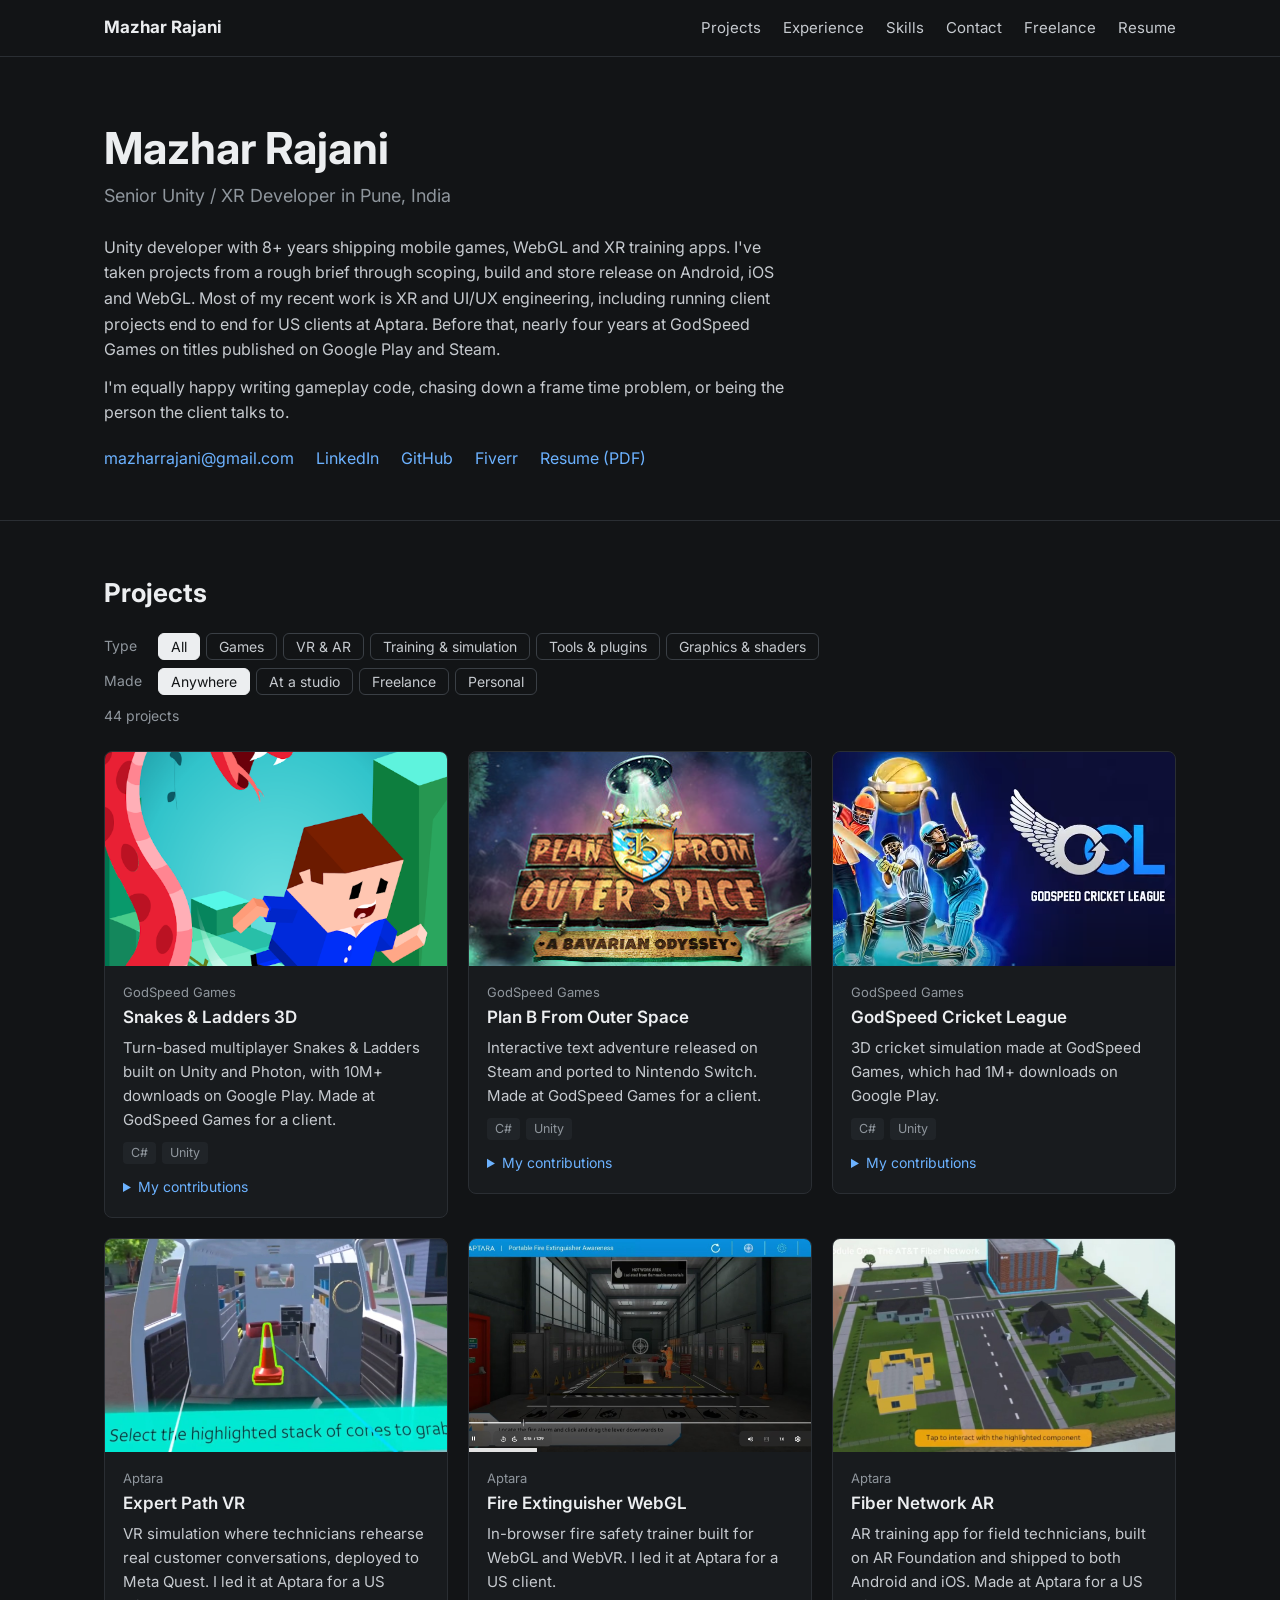
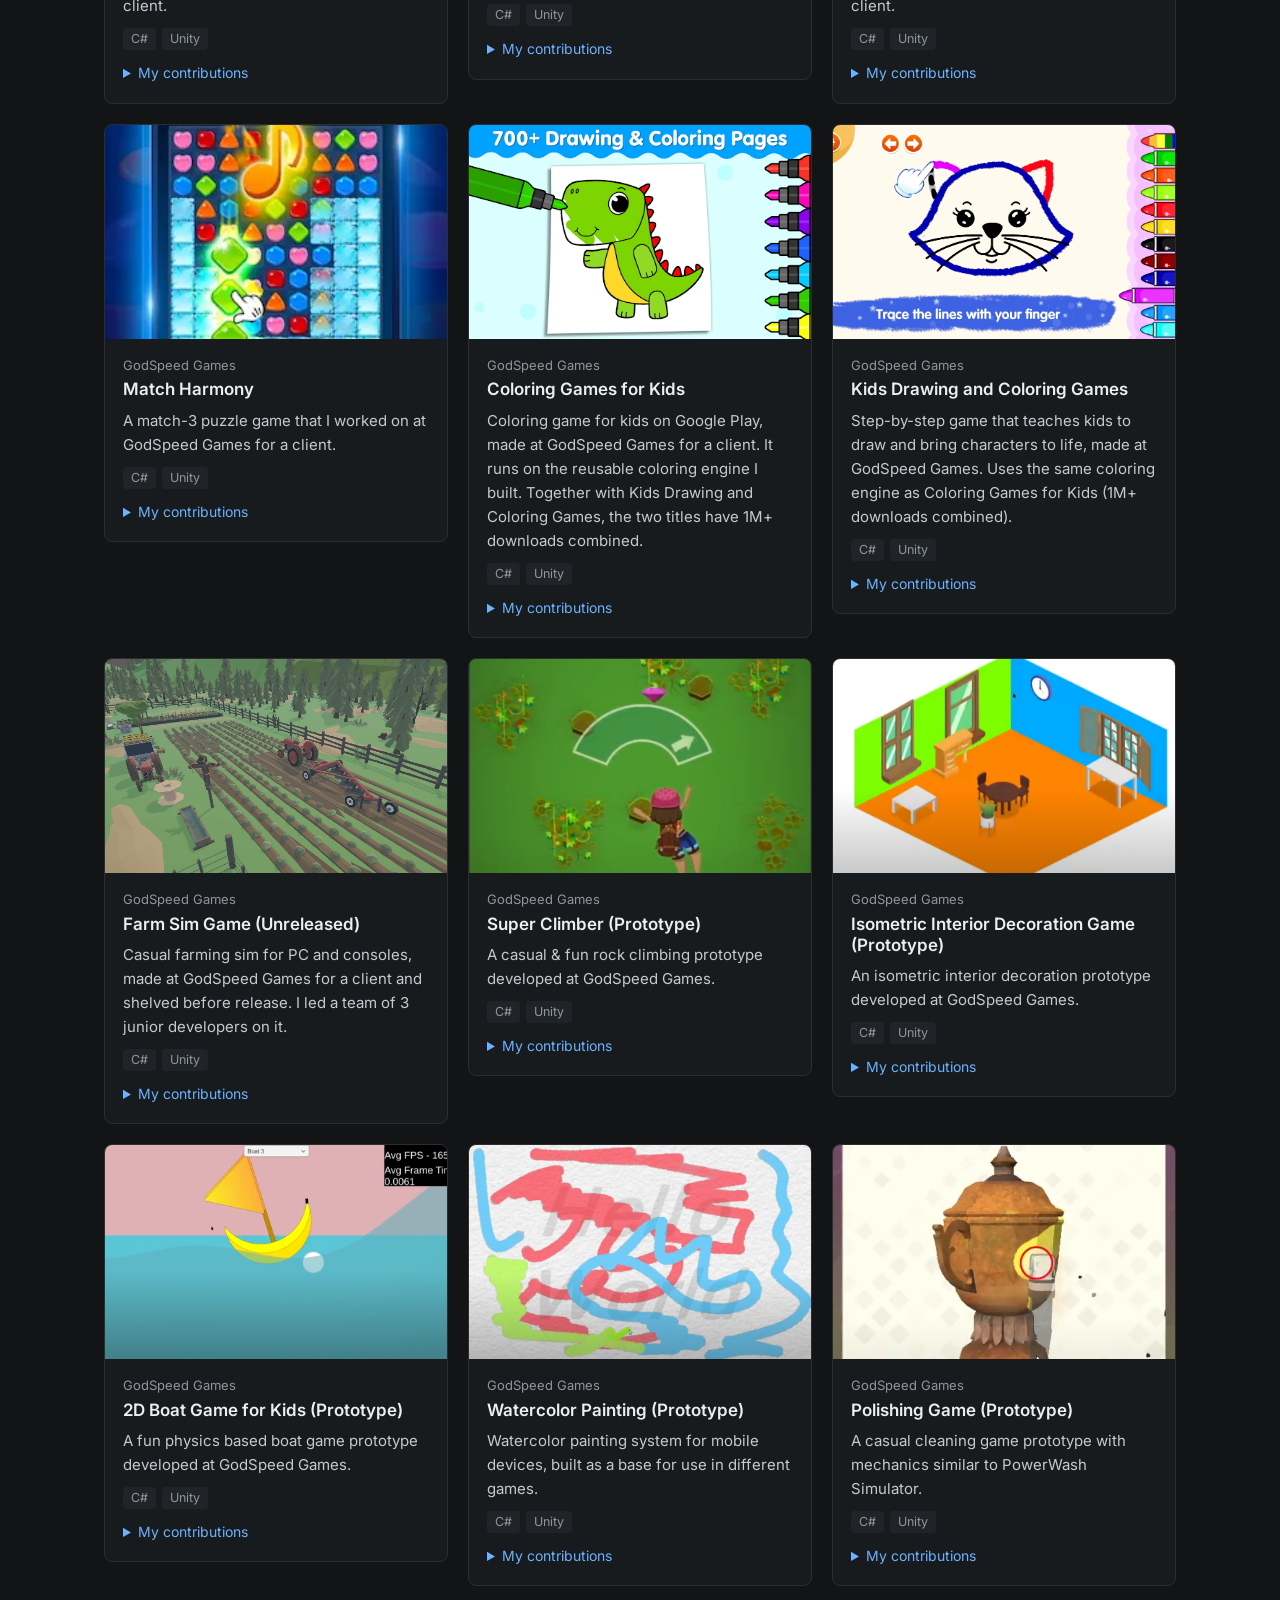
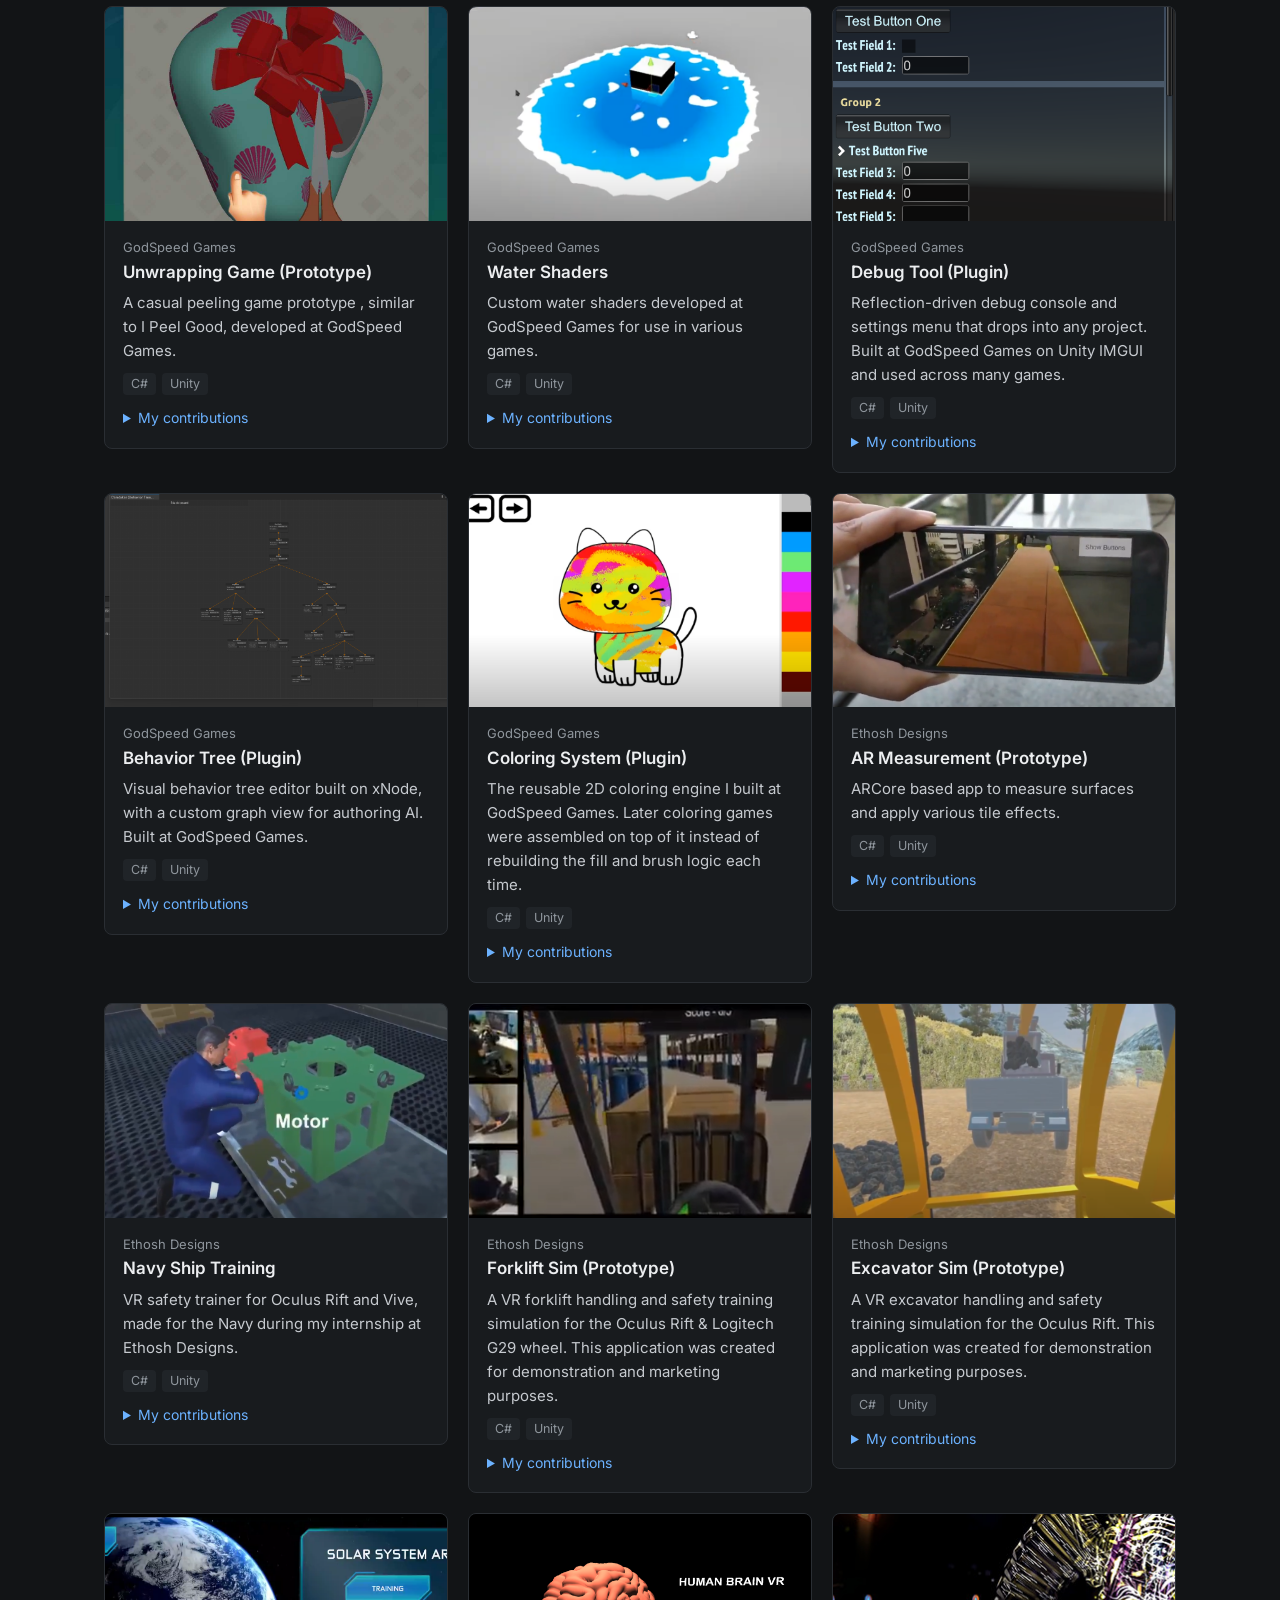
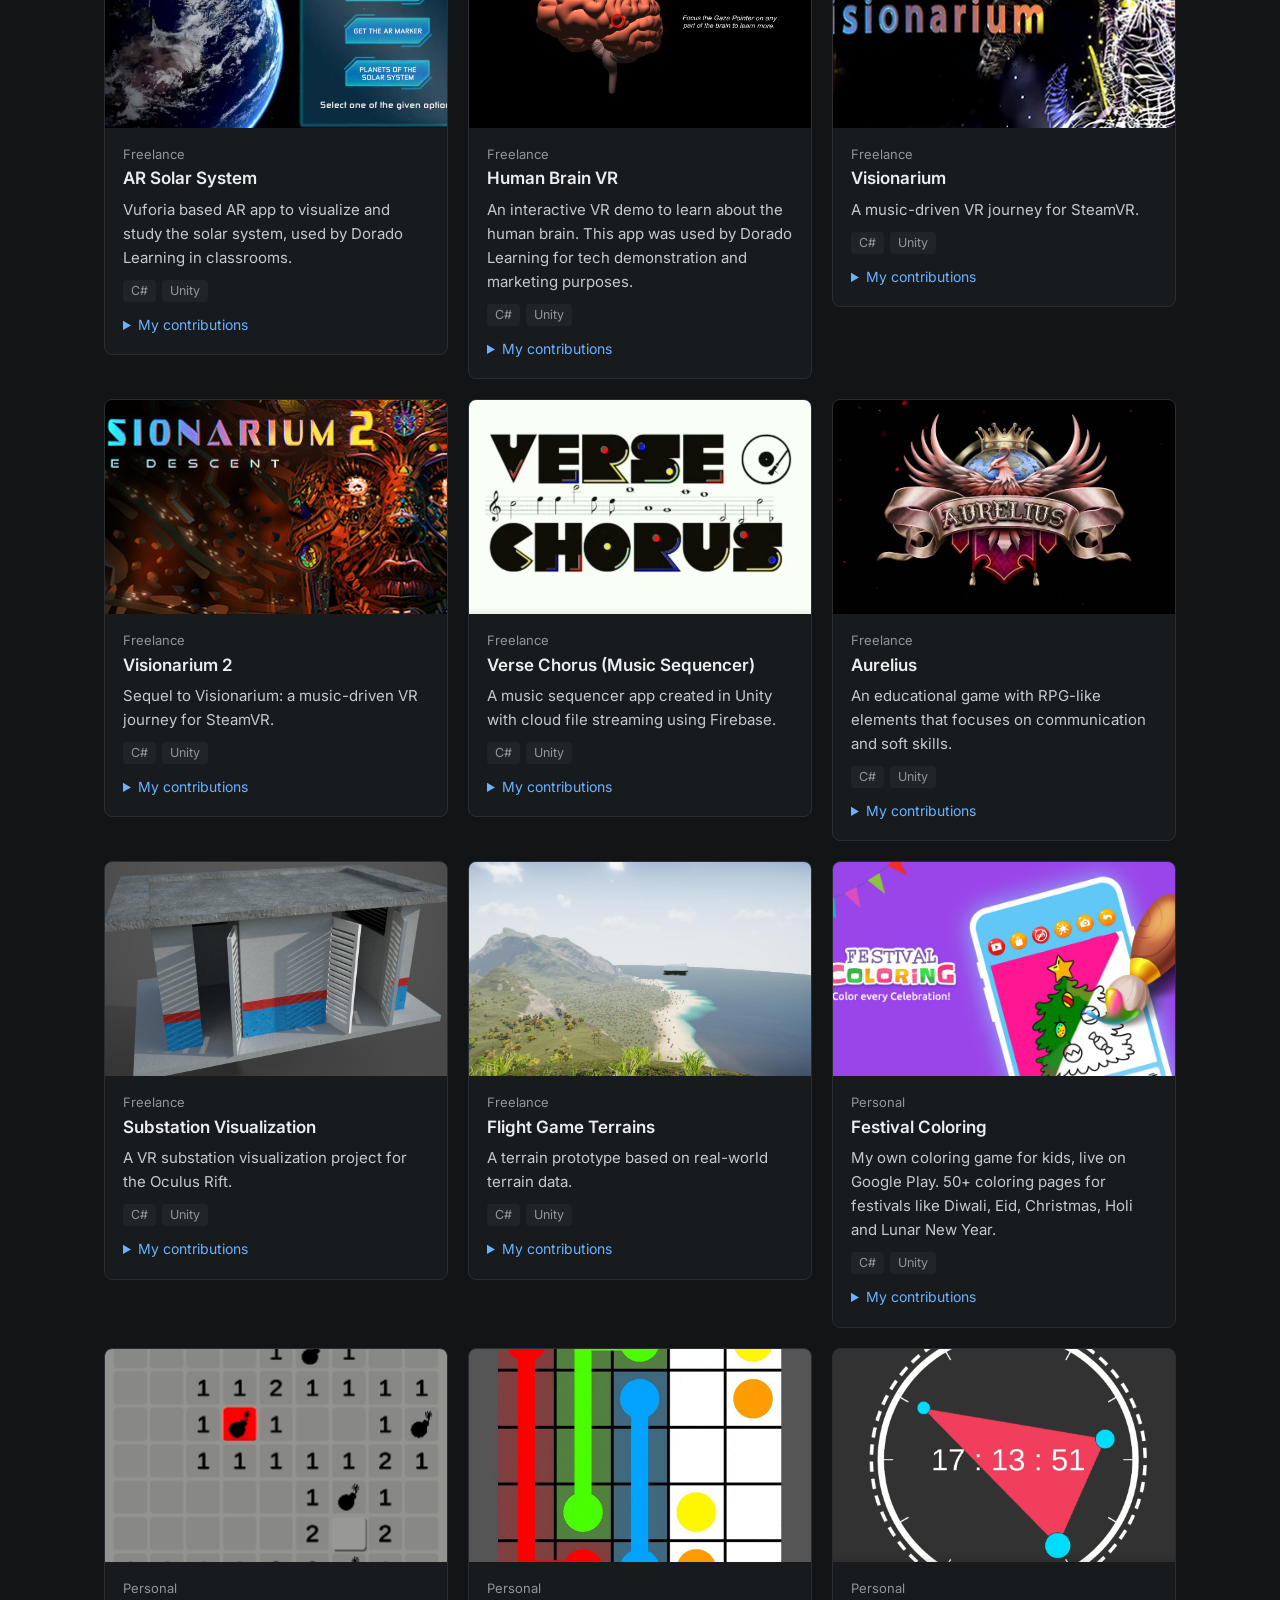
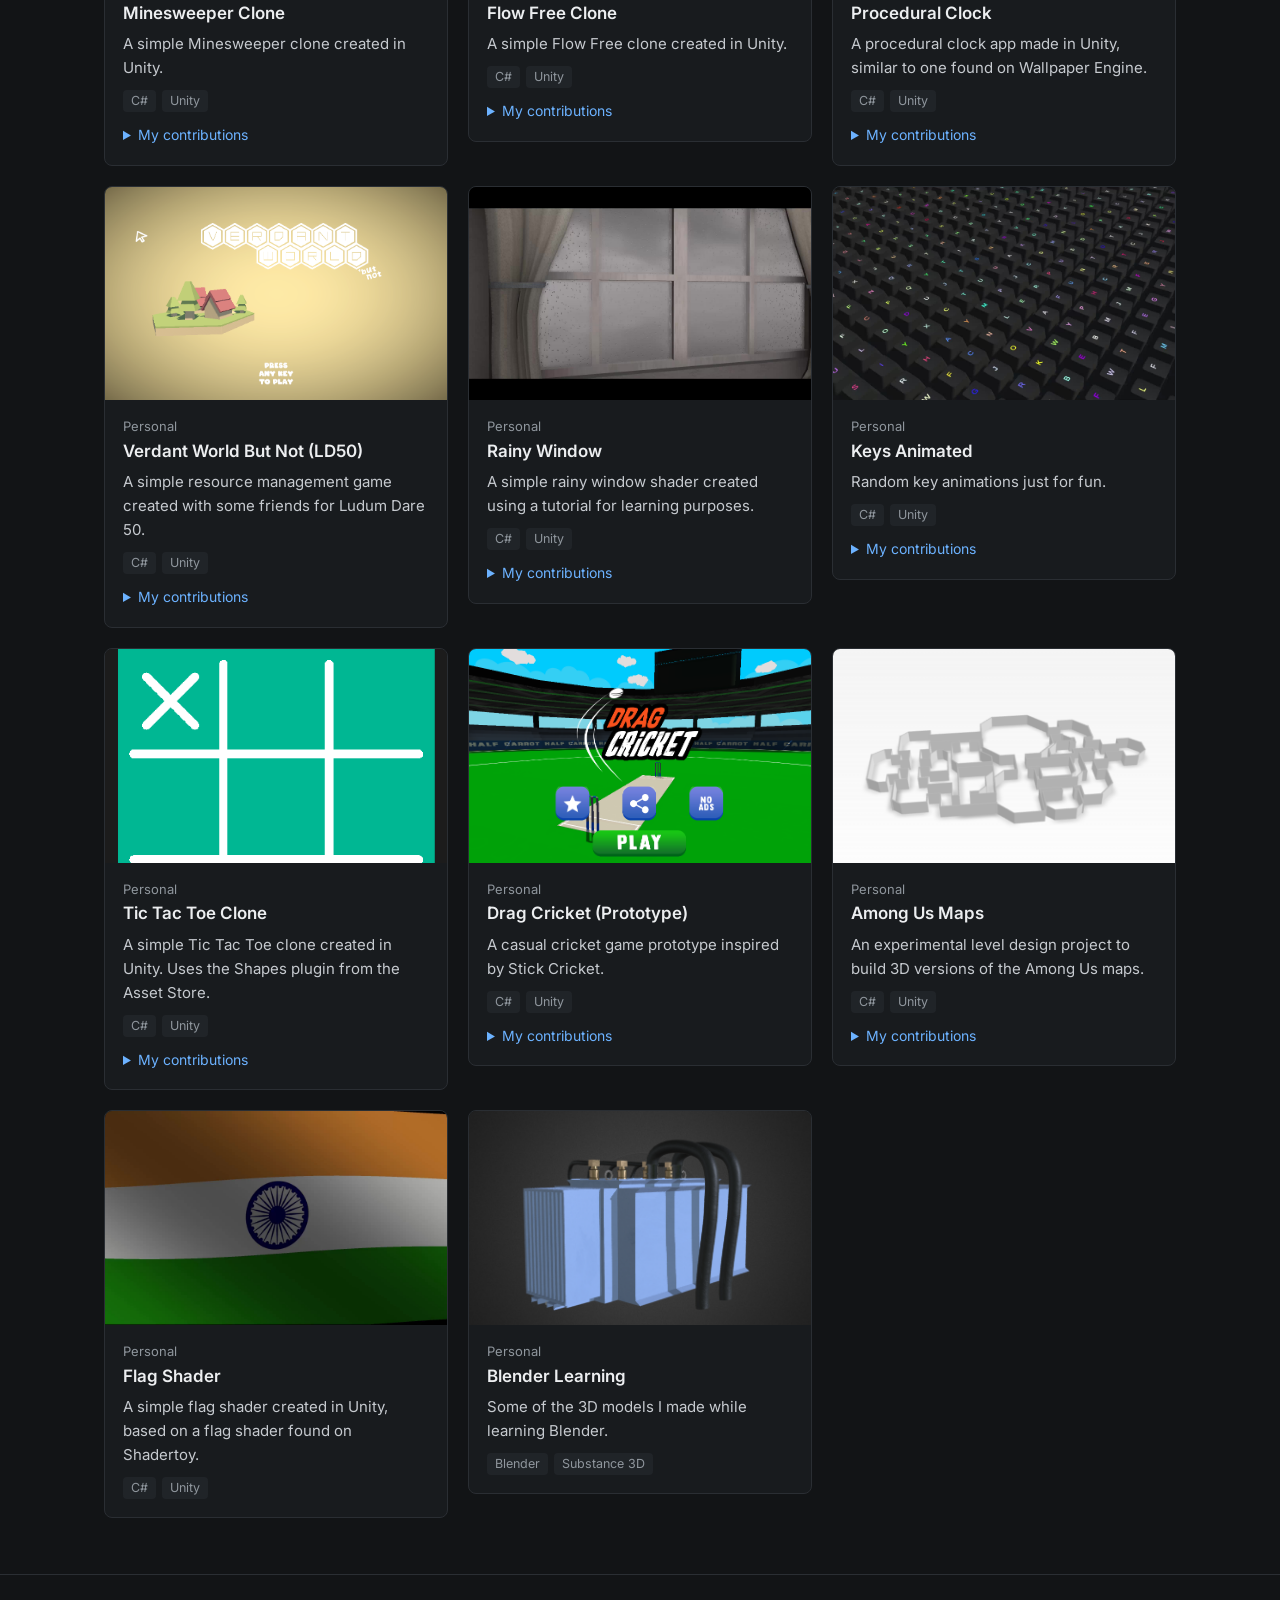
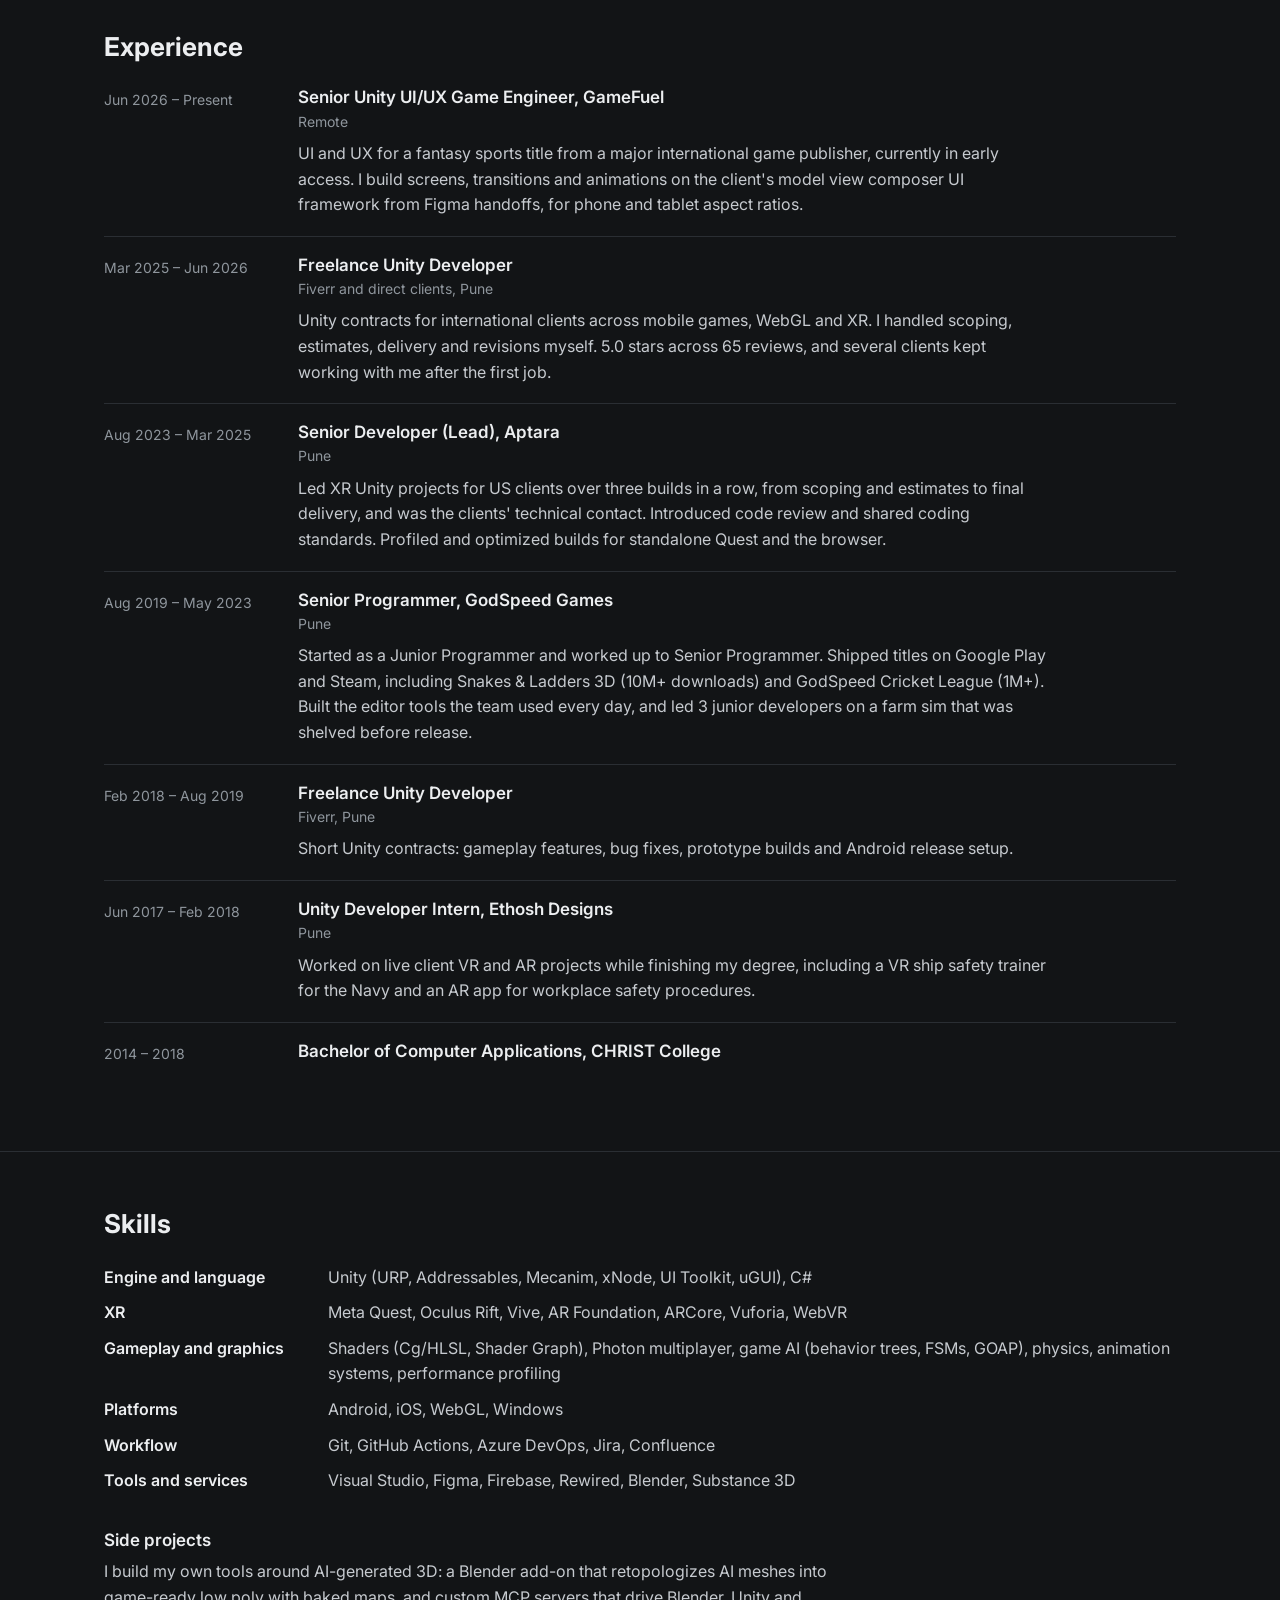
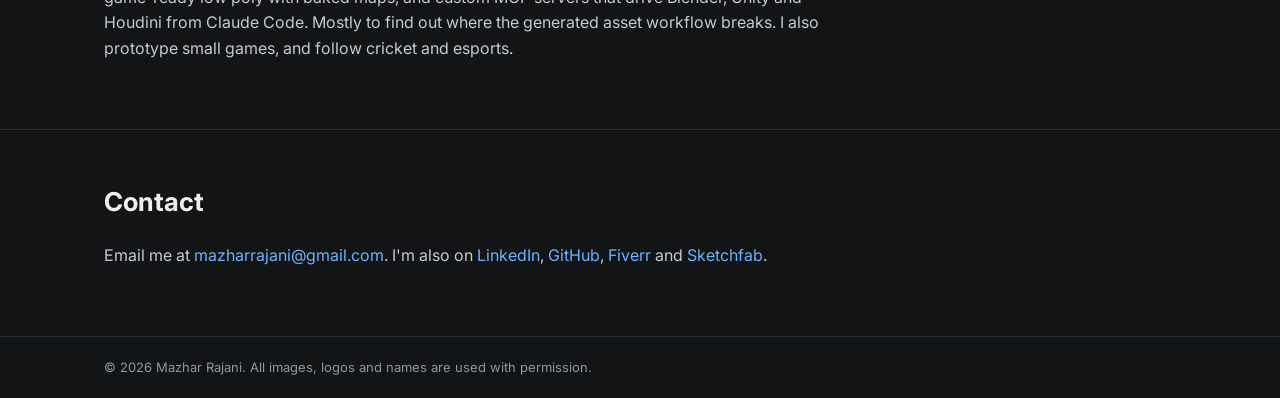
<file: index.html>
<!DOCTYPE html>
<html lang="en">

<head>
    <meta charset="utf-8">
    <meta name="viewport" content="width=device-width, initial-scale=1">
    <title>Mazhar Rajani | Senior Unity / XR Developer</title>
    <meta name="description" content="Senior Unity / XR developer in Pune, India. Mobile games, WebGL and XR training apps.">
    <meta name="theme-color" content="#121416">
    <link rel="icon" href="assets/favicon.svg" type="image/svg+xml">
    <link rel="manifest" href="manifest.json">
    <meta property="og:type" content="website">
    <meta property="og:url" content="https://mazhar-rajani.github.io/">
    <meta property="og:title" content="Mazhar Rajani | Senior Unity / XR Developer">
    <meta property="og:description" content="Senior Unity / XR developer in Pune, India. Mobile games, WebGL and XR training apps.">
    <meta property="og:image" content="https://mazhar-rajani.github.io/assets/img/expertpath.jpg">
    <meta name="twitter:card" content="summary_large_image">
    <link rel="preconnect" href="https://fonts.googleapis.com">
    <link rel="preconnect" href="https://fonts.gstatic.com" crossorigin>
    <link rel="stylesheet" href="https://fonts.googleapis.com/css2?family=Inter:wght@400;500;600;700&display=swap">
    <link rel="stylesheet" href="assets/css/site.css">
</head>

<body>
    <header class="site-nav">
        <div class="wrap nav-inner">
            <a class="brand" href="#top">Mazhar Rajani</a>
            <nav aria-label="Main">
                <ul class="nav-links">
                    <li><a href="#projects">Projects</a></li>
                    <li><a href="#experience">Experience</a></li>
                    <li><a href="#skills">Skills</a></li>
                    <li><a href="#contact">Contact</a></li>
                    <li><a href="https://www.fiverr.com/mazharrajani">Freelance</a></li>
                    <li><a href="assets/Mazhar_Rajani_Resume.pdf">Resume</a></li>
                </ul>
            </nav>
        </div>
    </header>

    <main id="top">
        <!-- About Start -->
        <section class="intro" id="about">
            <div class="wrap">
                <h1>Mazhar Rajani</h1>
                <p class="role">Senior Unity / XR Developer in Pune, India</p>
                <p>Unity developer with 8+ years shipping mobile games, WebGL and XR training apps. I've taken projects from a rough brief through scoping, build and store release on Android, iOS and WebGL. Most of my recent work is XR and UI/UX engineering, including running client projects end to end for US clients at Aptara. Before that, nearly four years at GodSpeed Games on titles published on Google Play and Steam.</p>
                <p>I'm equally happy writing gameplay code, chasing down a frame time problem, or being the person the client talks to.</p>
                <ul class="intro-links">
                    <li><a href="mailto:mazharrajani@gmail.com">mazharrajani@gmail.com</a></li>
                    <li><a href="https://www.linkedin.com/in/mazharrajani/">LinkedIn</a></li>
                    <li><a href="https://github.com/Mazhar-Rajani">GitHub</a></li>
                    <li><a href="https://www.fiverr.com/mazharrajani">Fiverr</a></li>
                    <li><a href="assets/Mazhar_Rajani_Resume.pdf">Resume (PDF)</a></li>
                </ul>
            </div>
        </section>
        <!-- About End -->

        <!-- Projects Start -->
        <section class="section" id="projects">
            <div class="wrap">
                <h2>Projects</h2>
                <div class="filters" role="group" aria-label="Filter projects">
                    <div class="filter-row">
                        <span class="filter-label">Type</span>
                        <button class="chip active" type="button" data-group="tag" data-filter="" aria-pressed="true">All</button>
                        <button class="chip" type="button" data-group="tag" data-filter="game" aria-pressed="false">Games</button>
                        <button class="chip" type="button" data-group="tag" data-filter="vr ar" aria-pressed="false">VR &amp; AR</button>
                        <button class="chip" type="button" data-group="tag" data-filter="training" aria-pressed="false">Training &amp; simulation</button>
                        <button class="chip" type="button" data-group="tag" data-filter="tool" aria-pressed="false">Tools &amp; plugins</button>
                        <button class="chip" type="button" data-group="tag" data-filter="graphics" aria-pressed="false">Graphics &amp; shaders</button>
                    </div>
                    <div class="filter-row">
                        <span class="filter-label">Made</span>
                        <button class="chip active" type="button" data-group="section" data-filter="" aria-pressed="true">Anywhere</button>
                        <button class="chip" type="button" data-group="section" data-filter="professional" aria-pressed="false">At a studio</button>
                        <button class="chip" type="button" data-group="section" data-filter="freelance" aria-pressed="false">Freelance</button>
                        <button class="chip" type="button" data-group="section" data-filter="personal" aria-pressed="false">Personal</button>
                    </div>
                    <p class="filter-count" id="filter-count" aria-live="polite">44 projects</p>
                </div>
                <div class="project-grid">
<!-- ADD PROJECT TEMPLATE BETWEEN THESE TAGS ONLY (START). Copy templates/project_tile.html, then run tools/tag_projects.py -->
<!-- Project Tile template (Snakes & Ladders 3D)-->
<article class="project" data-section="professional" data-tags="game">
    <a class="project-media" href="https://play.google.com/store/apps/details?id=com.idz.snakes.and.ladders.dice.board.games" target="_blank" rel="noopener" tabindex="-1"><img src="assets/img/snl.png" alt="" loading="lazy"></a>
    <div class="project-body">
        <p class="project-origin">GodSpeed Games</p>
        <h3 class="project-title"><a href="https://play.google.com/store/apps/details?id=com.idz.snakes.and.ladders.dice.board.games" target="_blank" rel="noopener">Snakes &amp; Ladders 3D</a></h3>
        <p class="project-desc">Turn-based multiplayer Snakes &amp; Ladders built on Unity and Photon, with 10M+ downloads on Google Play. Made at GodSpeed Games for a client.</p>
        <ul class="project-tech"><li>C#</li><li>Unity</li></ul>
        <details class="project-contrib">
            <summary>My contributions</summary>
            <ul>
                <li class="contrib-item">Gameplay implementation</li>
                <li class="contrib-item">Finite state machine based AI</li>
                <li class="contrib-item">Turn based multiplayer using Photon</li>
                <li class="contrib-item">Level design tools &amp; editor scripting</li>
            </ul>
        </details>
    </div>
</article>
<!-- Project Tile template End-->

<!-- Project Tile template (Plan B From Outer Space)-->
<article class="project" data-section="professional" data-tags="game">
    <a class="project-media" href="https://store.steampowered.com/app/1683620/Plan_B_from_Outer_Space_A_Bavarian_Odyssey/" target="_blank" rel="noopener" tabindex="-1"><img src="assets/img/planb.jpg" alt="" loading="lazy"></a>
    <div class="project-body">
        <p class="project-origin">GodSpeed Games</p>
        <h3 class="project-title"><a href="https://store.steampowered.com/app/1683620/Plan_B_from_Outer_Space_A_Bavarian_Odyssey/" target="_blank" rel="noopener">Plan B From Outer Space</a></h3>
        <p class="project-desc">Interactive text adventure released on Steam and ported to Nintendo Switch. Made at GodSpeed Games for a client.</p>
        <ul class="project-tech"><li>C#</li><li>Unity</li></ul>
        <details class="project-contrib">
            <summary>My contributions</summary>
            <ul>
                <li class="contrib-item">Full gamepad support using the Rewired input plugin</li>
                <li class="contrib-item">Partial localization scripting</li>
                <li class="contrib-item">Nintendo Switch port</li>
                <li class="contrib-item">Various bug fixes and support</li>
            </ul>
        </details>
    </div>
</article>
<!-- Project Tile template End-->

<!-- Project Tile template (GodSpeed Cricket League)-->
<article class="project" data-section="professional" data-tags="game">
    <a class="project-media" href="https://www.youtube.com/watch?v=dn3bFu8EmYM" target="_blank" rel="noopener" tabindex="-1"><img src="assets/img/gcl_1.png" alt="" loading="lazy"></a>
    <div class="project-body">
        <p class="project-origin">GodSpeed Games</p>
        <h3 class="project-title"><a href="https://www.youtube.com/watch?v=dn3bFu8EmYM" target="_blank" rel="noopener">GodSpeed Cricket League</a></h3>
        <p class="project-desc">3D cricket simulation made at GodSpeed Games, which had 1M+ downloads on Google Play.</p>
        <ul class="project-tech"><li>C#</li><li>Unity</li></ul>
        <details class="project-contrib">
            <summary>My contributions</summary>
            <ul>
                <li class="contrib-item">Finite state machine based AI</li>
                <li class="contrib-item">Implementation of motion capture animations using Mecanim</li>
                <li class="contrib-item">Main menu &amp; shop UI implementation</li>
                <li class="contrib-item">Cinematic camera system and editor tools</li>
                <li class="contrib-item">A custom shader for player jersey numbers</li>
            </ul>
        </details>
    </div>
</article>
<!-- Project Tile template End-->

<!-- Project Tile template (Expert Path VR)-->
<article class="project" data-section="professional" data-tags="vr training">
    <a class="project-media" href="https://drive.google.com/file/d/1Mq_BoGLMRlixQ3awODf4XaJOcmB5tQr3/view?usp=sharing" target="_blank" rel="noopener" tabindex="-1"><img src="assets/img/expertpath.jpg" alt="" loading="lazy"></a>
    <div class="project-body">
        <p class="project-origin">Aptara</p>
        <h3 class="project-title"><a href="https://drive.google.com/file/d/1Mq_BoGLMRlixQ3awODf4XaJOcmB5tQr3/view?usp=sharing" target="_blank" rel="noopener">Expert Path VR</a></h3>
        <p class="project-desc">VR simulation where technicians rehearse real customer conversations, deployed to Meta Quest. I led it at Aptara for a US client.</p>
        <ul class="project-tech"><li>C#</li><li>Unity</li></ul>
        <details class="project-contrib">
            <summary>My contributions</summary>
            <ul>
                <li class="contrib-item">Led the project: scoping, estimates and delivery</li>
                <li class="contrib-item">Twine based dialogue system</li>
                <li class="contrib-item">Custom animations and voiceover for NPCs</li>
                <li class="contrib-item">Modular scene based conversations</li>
                <li class="contrib-item">VR interactions using controllers</li>
                <li class="contrib-item">Deployed on Meta Quest</li>
            </ul>
        </details>
    </div>
</article>
<!-- Project Tile template End-->

<!-- Project Tile template (Fire Extinguisher WebGL)-->
<article class="project" data-section="professional" data-tags="vr training">
    <a class="project-media" href="https://drive.google.com/file/d/1qdU-Oghs3f4ciA-vIgeRVyoWR7QlhP15/view?usp=sharing" target="_blank" rel="noopener" tabindex="-1"><img src="assets/img/fire.jpg" alt="" loading="lazy"></a>
    <div class="project-body">
        <p class="project-origin">Aptara</p>
        <h3 class="project-title"><a href="https://drive.google.com/file/d/1qdU-Oghs3f4ciA-vIgeRVyoWR7QlhP15/view?usp=sharing" target="_blank" rel="noopener">Fire Extinguisher WebGL</a></h3>
        <p class="project-desc">In-browser fire safety trainer built for WebGL and WebVR. I led it at Aptara for a US client.</p>
        <ul class="project-tech"><li>C#</li><li>Unity</li></ul>
        <details class="project-contrib">
            <summary>My contributions</summary>
            <ul>
                <li class="contrib-item">Led the project: scoping, estimates and delivery</li>
                <li class="contrib-item">WebGL and WebVR based simulation</li>
                <li class="contrib-item">State machine based modular safety procedures</li>
                <li class="contrib-item">Reactive NPC animations during a fire emergency</li>
                <li class="contrib-item">Simplified first-person controller for learners</li>
                <li class="contrib-item">Custom training module for new learners</li>
            </ul>
        </details>
    </div>
</article>
<!-- Project Tile template End-->

<!-- Project Tile template (Fiber Network AR)-->
<article class="project" data-section="professional" data-tags="ar training">
    <a class="project-media" href="https://drive.google.com/file/d/1scSpaKQw1y_bJedtHDsHmkkl8OHkrGXG/view?usp=sharing" target="_blank" rel="noopener" tabindex="-1"><img src="assets/img/fiber.jpg" alt="" loading="lazy"></a>
    <div class="project-body">
        <p class="project-origin">Aptara</p>
        <h3 class="project-title"><a href="https://drive.google.com/file/d/1scSpaKQw1y_bJedtHDsHmkkl8OHkrGXG/view?usp=sharing" target="_blank" rel="noopener">Fiber Network AR</a></h3>
        <p class="project-desc">AR training app for field technicians, built on AR Foundation and shipped to both Android and iOS. Made at Aptara for a US client.</p>
        <ul class="project-tech"><li>C#</li><li>Unity</li></ul>
        <details class="project-contrib">
            <summary>My contributions</summary>
            <ul>
                <li class="contrib-item">AR Foundation based system</li>
                <li class="contrib-item">Deployed on Android and iOS platforms</li>
                <li class="contrib-item">Module system for exploring different components</li>
                <li class="contrib-item">Interactive elements in AR</li>
                <li class="contrib-item">Voiceover and instructions for guiding learners</li>
            </ul>
        </details>
    </div>
</article>
<!-- Project Tile template End-->

<!-- Project Tile template (Match Harmony)-->
<article class="project" data-section="professional" data-tags="game">
    <a class="project-media" href="https://games.skillz.com/games/puzzle/match-harmony-5582" target="_blank" rel="noopener" tabindex="-1"><img src="assets/img/mharmony.webp" alt="" loading="lazy"></a>
    <div class="project-body">
        <p class="project-origin">GodSpeed Games</p>
        <h3 class="project-title"><a href="https://games.skillz.com/games/puzzle/match-harmony-5582" target="_blank" rel="noopener">Match Harmony</a></h3>
        <p class="project-desc">A match-3 puzzle game that I worked on at GodSpeed Games for a client.</p>
        <ul class="project-tech"><li>C#</li><li>Unity</li></ul>
        <details class="project-contrib">
            <summary>My contributions</summary>
            <ul>
                <li class="contrib-item">iOS port</li>
                <li class="contrib-item">Skillz SDK implementation</li>
                <li class="contrib-item">Scripted various game modes using the existing core system</li>
                <li class="contrib-item">Technical support for iOS issues during and after release</li>
            </ul>
        </details>
    </div>
</article>
<!-- Project Tile template End-->

<!-- Project Tile template (Coloring Games for Kids)-->
<article class="project" data-section="professional" data-tags="game graphics">
    <a class="project-media" href="https://play.google.com/store/apps/details?id=com.iz.coloring.games.kids.drawing.book.color.by.number" target="_blank" rel="noopener" tabindex="-1"><img src="assets/img/coloring.webp" alt="" loading="lazy"></a>
    <div class="project-body">
        <p class="project-origin">GodSpeed Games</p>
        <h3 class="project-title"><a href="https://play.google.com/store/apps/details?id=com.iz.coloring.games.kids.drawing.book.color.by.number" target="_blank" rel="noopener">Coloring Games for Kids</a></h3>
        <p class="project-desc">Coloring game for kids on Google Play, made at GodSpeed Games for a client. It runs on the reusable coloring engine I built. Together with Kids Drawing and Coloring Games, the two titles have 1M+ downloads combined.</p>
        <ul class="project-tech"><li>C#</li><li>Unity</li></ul>
        <details class="project-contrib">
            <summary>My contributions</summary>
            <ul>
                <li class="contrib-item">Implemented the core coloring system that is used in this and many other such games</li>
                <li class="contrib-item">Custom shaders and tooling for sprite coloring</li>
            </ul>
        </details>
    </div>
</article>
<!-- Project Tile template End-->

<!-- Project Tile template (Kids Drawing Games)-->
<article class="project" data-section="professional" data-tags="game">
    <a class="project-media" href="https://play.google.com/store/apps/details?id=com.iz.kitty.coloring.book.kids.drawing.cat.games.girls.color.by.number.learn.draw.paint.animal" target="_blank" rel="noopener" tabindex="-1"><img src="assets/img/drawing.webp" alt="" loading="lazy"></a>
    <div class="project-body">
        <p class="project-origin">GodSpeed Games</p>
        <h3 class="project-title"><a href="https://play.google.com/store/apps/details?id=com.iz.kitty.coloring.book.kids.drawing.cat.games.girls.color.by.number.learn.draw.paint.animal" target="_blank" rel="noopener">Kids Drawing and Coloring Games</a></h3>
        <p class="project-desc">Step-by-step game that teaches kids to draw and bring characters to life, made at GodSpeed Games. Uses the same coloring engine as Coloring Games for Kids (1M+ downloads combined).</p>
        <ul class="project-tech"><li>C#</li><li>Unity</li></ul>
        <details class="project-contrib">
            <summary>My contributions</summary>
            <ul>
                <li class="contrib-item">Implemented the base drawing &amp; coloring system</li>
                <li class="contrib-item">Implemented a modular hand tutorial system</li>
                <li class="contrib-item">State machine based modular gameplay loop</li>
                <li class="contrib-item">Created an xNode based level editor so artists could build levels</li>
            </ul>
        </details>
    </div>
</article>
<!-- Project Tile template End-->

<!-- Project Tile template (Farm sim game)-->
<article class="project" data-section="professional" data-tags="game">
    <div class="project-media"><img src="assets/img/farm.png" alt="" loading="lazy"></div>
    <div class="project-body">
        <p class="project-origin">GodSpeed Games</p>
        <h3 class="project-title">Farm Sim Game (Unreleased)</h3>
        <p class="project-desc">Casual farming sim for PC and consoles, made at GodSpeed Games for a client and shelved before release. I led a team of 3 junior developers on it.</p>
        <ul class="project-tech"><li>C#</li><li>Unity</li></ul>
        <details class="project-contrib">
            <summary>My contributions</summary>
            <ul>
                <li class="contrib-item">Led 3 junior developers: task breakdown, code review and onboarding</li>
                <li class="contrib-item">Full AI implementation using behavior trees</li>
                <li class="contrib-item">Developed a custom modular behavior tree plugin using xNode</li>
                <li class="contrib-item">Dynamic snow shader for levels with designer friendly tooling</li>
                <li class="contrib-item">Addressables-based asset and scene loading for easier content maintenance and performance</li>
                <li class="contrib-item">Cross-platform input system using Rewired</li>
                <li class="contrib-item">Level editor tools (unfinished)</li>
            </ul>
        </details>
    </div>
</article>
<!-- Project Tile template End-->

<!-- Project Tile template (Super Climber)-->
<article class="project" data-section="professional" data-tags="game">
    <a class="project-media" href="https://drive.google.com/file/d/1ccpFWJeWORiA6UCXag6xaII6I-MA7qGH/view?usp=share_link" target="_blank" rel="noopener" tabindex="-1"><img src="assets/img/sclimber.png" alt="" loading="lazy"></a>
    <div class="project-body">
        <p class="project-origin">GodSpeed Games</p>
        <h3 class="project-title"><a href="https://drive.google.com/file/d/1ccpFWJeWORiA6UCXag6xaII6I-MA7qGH/view?usp=share_link" target="_blank" rel="noopener">Super Climber (Prototype)</a></h3>
        <p class="project-desc">A casual &amp; fun rock climbing prototype developed at GodSpeed Games.</p>
        <ul class="project-tech"><li>C#</li><li>Unity</li></ul>
        <details class="project-contrib">
            <summary>My contributions</summary>
            <ul>
                <li class="contrib-item">Gameplay mechanics</li>
                <li class="contrib-item">Animation implementation using Spine</li>
                <li class="contrib-item">Level editor to easily create challenging and fun levels</li>
            </ul>
        </details>
    </div>
</article>
<!-- Project Tile template End-->

<!-- Project Tile template (Isometric Decoration Game)-->
<article class="project" data-section="professional" data-tags="game">
    <a class="project-media" href="https://drive.google.com/drive/folders/1xZvCwre50oi1r0udixvJ5fFHCrvac_6l?usp=share_link" target="_blank" rel="noopener" tabindex="-1"><img src="assets/img/deco.png" alt="" loading="lazy"></a>
    <div class="project-body">
        <p class="project-origin">GodSpeed Games</p>
        <h3 class="project-title"><a href="https://drive.google.com/drive/folders/1xZvCwre50oi1r0udixvJ5fFHCrvac_6l?usp=share_link" target="_blank" rel="noopener">Isometric Interior Decoration Game (Prototype)</a></h3>
        <p class="project-desc">An isometric interior decoration prototype developed at GodSpeed Games.</p>
        <ul class="project-tech"><li>C#</li><li>Unity</li></ul>
        <details class="project-contrib">
            <summary>My contributions</summary>
            <ul>
                <li class="contrib-item">Modular isometric grid system</li>
                <li class="contrib-item">Gameplay mechanics</li>
            </ul>
        </details>
    </div>
</article>
<!-- Project Tile template End-->

<!-- Project Tile template (2D Boat Game)-->
<article class="project" data-section="professional" data-tags="game">
    <a class="project-media" href="https://drive.google.com/drive/folders/1ZKp8jBT2Gr5-GAGnhZL04_-47zxqdiDp?usp=share_link" target="_blank" rel="noopener" tabindex="-1"><img src="assets/img/boat.png" alt="" loading="lazy"></a>
    <div class="project-body">
        <p class="project-origin">GodSpeed Games</p>
        <h3 class="project-title"><a href="https://drive.google.com/drive/folders/1ZKp8jBT2Gr5-GAGnhZL04_-47zxqdiDp?usp=share_link" target="_blank" rel="noopener">2D Boat Game for Kids (Prototype)</a></h3>
        <p class="project-desc">A fun physics based boat game prototype developed at GodSpeed Games.</p>
        <ul class="project-tech"><li>C#</li><li>Unity</li></ul>
        <details class="project-contrib">
            <summary>My contributions</summary>
            <ul>
                <li class="contrib-item">2D water system with procedural wave &amp; ripple generation</li>
                <li class="contrib-item">Custom water shader</li>
                <li class="contrib-item">Boat mechanics</li>
            </ul>
        </details>
    </div>
</article>
<!-- Project Tile template End-->

<!-- Project Tile template (Watercolor painting)-->
<article class="project" data-section="professional" data-tags="tool graphics">
    <a class="project-media" href="https://drive.google.com/drive/folders/1RoLiUubbCR6f9G3bZdixCYU3MaOAC9_M?usp=share_link" target="_blank" rel="noopener" tabindex="-1"><img src="assets/img/watercolor.png" alt="" loading="lazy"></a>
    <div class="project-body">
        <p class="project-origin">GodSpeed Games</p>
        <h3 class="project-title"><a href="https://drive.google.com/drive/folders/1RoLiUubbCR6f9G3bZdixCYU3MaOAC9_M?usp=share_link" target="_blank" rel="noopener">Watercolor Painting (Prototype)</a></h3>
        <p class="project-desc">Watercolor painting system for mobile devices, built as a base for use in different games.</p>
        <ul class="project-tech"><li>C#</li><li>Unity</li></ul>
        <details class="project-contrib">
            <summary>My contributions</summary>
            <ul>
                <li class="contrib-item">Implemented various algorithms to create a water simulation</li>
                <li class="contrib-item">Color blending based on the Kubelka-Munk model</li>
                <li class="contrib-item">Customized brushes and masking system</li>
                <li class="contrib-item">Applied the base system to various game prototypes</li>
            </ul>
        </details>
    </div>
</article>
<!-- Project Tile template End-->

<!-- Project Tile template (Polishing Game)-->
<article class="project" data-section="professional" data-tags="game">
    <a class="project-media" href="https://drive.google.com/file/d/1X82yRaN5oHrFXu4ZjG4VqT8wk4STkw7w/view?usp=share_link" target="_blank" rel="noopener" tabindex="-1"><img src="assets/img/polish.png" alt="" loading="lazy"></a>
    <div class="project-body">
        <p class="project-origin">GodSpeed Games</p>
        <h3 class="project-title"><a href="https://drive.google.com/file/d/1X82yRaN5oHrFXu4ZjG4VqT8wk4STkw7w/view?usp=share_link" target="_blank" rel="noopener">Polishing Game (Prototype)</a></h3>
        <p class="project-desc">A casual cleaning game prototype with mechanics similar to PowerWash Simulator.</p>
        <ul class="project-tech"><li>C#</li><li>Unity</li></ul>
        <details class="project-contrib">
            <summary>My contributions</summary>
            <ul>
                <li class="contrib-item">Implemented a modular cleaning system</li>
                <li class="contrib-item">Uses command buffers and custom shaders for cleaning</li>
                <li class="contrib-item">Gameplay loop &amp; progression</li>
            </ul>
        </details>
    </div>
</article>
<!-- Project Tile template End-->

<!-- Project Tile template (Unwrapping Game)-->
<article class="project" data-section="professional" data-tags="game">
    <div class="project-media"><img src="assets/img/Unwrap.jpg" alt="" loading="lazy"></div>
    <div class="project-body">
        <p class="project-origin">GodSpeed Games</p>
        <h3 class="project-title">Unwrapping Game (Prototype)</h3>
        <p class="project-desc">A casual peeling game prototype , similar to I Peel Good, developed at GodSpeed Games.</p>
        <ul class="project-tech"><li>C#</li><li>Unity</li></ul>
        <details class="project-contrib">
            <summary>My contributions</summary>
            <ul>
                <li class="contrib-item">Implemented a basic mesh cutting system</li>
                <li class="contrib-item">Procedural peel generation with UV mapping</li>
                <li class="contrib-item">Uses Delaunay triangulation for generated meshes</li>
                <li class="contrib-item">Gameplay loop and progression</li>
            </ul>
        </details>
    </div>
</article>
<!-- Project Tile template End-->

<!-- Project Tile template (Water Shaders)-->
<article class="project" data-section="professional" data-tags="graphics">
    <a class="project-media" href="https://drive.google.com/drive/folders/10VWQj3mbKrcrOrMemHMr_fw3qDlilC2y?usp=share_link" target="_blank" rel="noopener" tabindex="-1"><img src="assets/img/water.png" alt="" loading="lazy"></a>
    <div class="project-body">
        <p class="project-origin">GodSpeed Games</p>
        <h3 class="project-title"><a href="https://drive.google.com/drive/folders/10VWQj3mbKrcrOrMemHMr_fw3qDlilC2y?usp=share_link" target="_blank" rel="noopener">Water Shaders</a></h3>
        <p class="project-desc">Custom water shaders developed at GodSpeed Games for use in various games.</p>
        <ul class="project-tech"><li>C#</li><li>Unity</li></ul>
        <details class="project-contrib">
            <summary>My contributions</summary>
            <ul>
                <li class="contrib-item">Created custom shaders for water effects</li>
            </ul>
        </details>
    </div>
</article>
<!-- Project Tile template End-->

<!-- Project Tile template (Debug Tool)-->
<article class="project" data-section="professional" data-tags="tool">
    <a class="project-media" href="https://drive.google.com/file/d/1FywCTrSqEVWQd4TdiFviIB8CPfP20DFM/view?usp=share_link" target="_blank" rel="noopener" tabindex="-1"><img src="assets/img/devtool.png" alt="" loading="lazy"></a>
    <div class="project-body">
        <p class="project-origin">GodSpeed Games</p>
        <h3 class="project-title"><a href="https://drive.google.com/file/d/1FywCTrSqEVWQd4TdiFviIB8CPfP20DFM/view?usp=share_link" target="_blank" rel="noopener">Debug Tool (Plugin)</a></h3>
        <p class="project-desc">Reflection-driven debug console and settings menu that drops into any project. Built at GodSpeed Games on Unity IMGUI and used across many games.</p>
        <ul class="project-tech"><li>C#</li><li>Unity</li></ul>
        <details class="project-contrib">
            <summary>My contributions</summary>
            <ul>
                <li class="contrib-item">Uses reflection attributes to create a settings menu</li>
                <li class="contrib-item">Custom console that displays Unity logs</li>
                <li class="contrib-item">Extensible and customizable, with support for adding new groups</li>
            </ul>
        </details>
    </div>
</article>
<!-- Project Tile template End-->

<!-- Project Tile template (Behavior Tree Plugin)-->
<article class="project" data-section="professional" data-tags="tool">
    <div class="project-media"><img src="assets/img/bt.png" alt="" loading="lazy"></div>
    <div class="project-body">
        <p class="project-origin">GodSpeed Games</p>
        <h3 class="project-title">Behavior Tree (Plugin)</h3>
        <p class="project-desc">Visual behavior tree editor built on xNode, with a custom graph view for authoring AI. Built at GodSpeed Games.</p>
        <ul class="project-tech"><li>C#</li><li>Unity</li></ul>
        <details class="project-contrib">
            <summary>My contributions</summary>
            <ul>
                <li class="contrib-item">Modular behavior tree system</li>
                <li class="contrib-item">Custom graph editor based on xNode</li>
                <li class="contrib-item">xNode extension to support vertical nodes</li>
                <li class="contrib-item">Another graph editor can be used as well</li>
            </ul>
        </details>
    </div>
</article>
<!-- Project Tile template End-->

<!-- Project Tile template (Coloring Plugin)-->
<article class="project" data-section="professional" data-tags="tool graphics">
    <a class="project-media" href="https://drive.google.com/drive/folders/1yb-Ngng8A6jai-AhHGqsLoHlX13DOcYH?usp=share_link" target="_blank" rel="noopener" tabindex="-1"><img src="assets/img/col.png" alt="" loading="lazy"></a>
    <div class="project-body">
        <p class="project-origin">GodSpeed Games</p>
        <h3 class="project-title"><a href="https://drive.google.com/drive/folders/1yb-Ngng8A6jai-AhHGqsLoHlX13DOcYH?usp=share_link" target="_blank" rel="noopener">Coloring System (Plugin)</a></h3>
        <p class="project-desc">The reusable 2D coloring engine I built at GodSpeed Games. Later coloring games were assembled on top of it instead of rebuilding the fill and brush logic each time.</p>
        <ul class="project-tech"><li>C#</li><li>Unity</li></ul>
        <details class="project-contrib">
            <summary>My contributions</summary>
            <ul>
                <li class="contrib-item">Custom shaders for brushes</li>
                <li class="contrib-item">Multiple brush type support</li>
            </ul>
        </details>
    </div>
</article>
<!-- Project Tile template End-->

<!-- Project Tile template (AR Measurement)-->
<article class="project" data-section="professional" data-tags="ar">
    <a class="project-media" href="https://drive.google.com/file/d/1MudkS_hPc4ggP6D4k8zd35vFxiQnk3VA/view?usp=share_link" target="_blank" rel="noopener" tabindex="-1"><img src="assets/img/ARMeasure.png" alt="" loading="lazy"></a>
    <div class="project-body">
        <p class="project-origin">Ethosh Designs</p>
        <h3 class="project-title"><a href="https://drive.google.com/file/d/1MudkS_hPc4ggP6D4k8zd35vFxiQnk3VA/view?usp=share_link" target="_blank" rel="noopener">AR Measurement (Prototype)</a></h3>
        <p class="project-desc">ARCore based app to measure surfaces and apply various tile effects.</p>
        <ul class="project-tech"><li>C#</li><li>Unity</li></ul>
        <details class="project-contrib">
            <summary>My contributions</summary>
            <ul>
                <li class="contrib-item">Procedural mesh generation for tile effects</li>
            </ul>
        </details>
    </div>
</article>
<!-- Project Tile template End-->

<!-- Project Tile template (Navy Ship Training)-->
<article class="project" data-section="professional" data-tags="vr training">
    <a class="project-media" href="https://drive.google.com/file/d/1Udq8XPvte34j7uvpOfdeYWXh8hXE-z3F/view?usp=share_link" target="_blank" rel="noopener" tabindex="-1"><img src="assets/img/navy.png" alt="" loading="lazy"></a>
    <div class="project-body">
        <p class="project-origin">Ethosh Designs</p>
        <h3 class="project-title"><a href="https://drive.google.com/file/d/1Udq8XPvte34j7uvpOfdeYWXh8hXE-z3F/view?usp=share_link" target="_blank" rel="noopener">Navy Ship Training</a></h3>
        <p class="project-desc">VR safety trainer for Oculus Rift and Vive, made for the Navy during my internship at Ethosh Designs.</p>
        <ul class="project-tech"><li>C#</li><li>Unity</li></ul>
        <details class="project-contrib">
            <summary>My contributions</summary>
            <ul>
                <li class="contrib-item">State machine based training modules</li>
                <li class="contrib-item">Mecanim based animations</li>
                <li class="contrib-item">Technical support after client delivery</li>
            </ul>
        </details>
    </div>
</article>
<!-- Project Tile template End-->

<!-- Project Tile template (Forklift Sim)-->
<article class="project" data-section="professional" data-tags="vr training">
    <a class="project-media" href="https://drive.google.com/drive/folders/13ml0d30_kesYUcw3H5sKcVSt-jrSo6to?usp=share_link" target="_blank" rel="noopener" tabindex="-1"><img src="assets/img/forklift.png" alt="" loading="lazy"></a>
    <div class="project-body">
        <p class="project-origin">Ethosh Designs</p>
        <h3 class="project-title"><a href="https://drive.google.com/drive/folders/13ml0d30_kesYUcw3H5sKcVSt-jrSo6to?usp=share_link" target="_blank" rel="noopener">Forklift Sim (Prototype)</a></h3>
        <p class="project-desc">A VR forklift handling and safety training simulation for the Oculus Rift &amp; Logitech G29 wheel. This application was created for demonstration and marketing purposes.</p>
        <ul class="project-tech"><li>C#</li><li>Unity</li></ul>
        <details class="project-contrib">
            <summary>My contributions</summary>
            <ul>
                <li class="contrib-item">Implemented forklift driving and handling</li>
                <li class="contrib-item">Integrated the Logitech G29 wheel &amp; controllers</li>
                <li class="contrib-item">Helped with the warehouse level design and lighting</li>
            </ul>
        </details>
    </div>
</article>
<!-- Project Tile template End-->

<!-- Project Tile template (Excavator Sim)-->
<article class="project" data-section="professional" data-tags="vr training">
    <a class="project-media" href="https://drive.google.com/file/d/1gCw7vvEIx3O0Zb3VI8CCe4ksD-gC0BYk/view?usp=share_link" target="_blank" rel="noopener" tabindex="-1"><img src="assets/img/excavator.png" alt="" loading="lazy"></a>
    <div class="project-body">
        <p class="project-origin">Ethosh Designs</p>
        <h3 class="project-title"><a href="https://drive.google.com/file/d/1gCw7vvEIx3O0Zb3VI8CCe4ksD-gC0BYk/view?usp=share_link" target="_blank" rel="noopener">Excavator Sim (Prototype)</a></h3>
        <p class="project-desc">A VR excavator handling and safety training simulation for the Oculus Rift. This application was created for demonstration and marketing purposes.</p>
        <ul class="project-tech"><li>C#</li><li>Unity</li></ul>
        <details class="project-contrib">
            <summary>My contributions</summary>
            <ul>
                <li class="contrib-item">Implemented excavator handling and physics</li>
                <li class="contrib-item">Helped with physics optimization</li>
            </ul>
        </details>
    </div>
</article>
<!-- Project Tile template End-->

<!-- Project Tile template (Solar System AR)-->
<article class="project" data-section="freelance" data-tags="ar training">
    <a class="project-media" href="https://drive.google.com/file/d/16keiC0ErlrcjktXq2PefLbtDpOCL2wh2/view?usp=sharing" target="_blank" rel="noopener" tabindex="-1"><img src="assets/img/solar.png" alt="" loading="lazy"></a>
    <div class="project-body">
        <p class="project-origin">Freelance</p>
        <h3 class="project-title"><a href="https://drive.google.com/file/d/16keiC0ErlrcjktXq2PefLbtDpOCL2wh2/view?usp=sharing" target="_blank" rel="noopener">AR Solar System</a></h3>
        <p class="project-desc">Vuforia based AR app to visualize and study the solar system, used by Dorado Learning in classrooms.</p>
        <ul class="project-tech"><li>C#</li><li>Unity</li></ul>
        <details class="project-contrib">
            <summary>My contributions</summary>
            <ul>
                <li class="contrib-item">Full AR experience design</li>
                <li class="contrib-item">Vuforia implementation</li>
                <li class="contrib-item">Voiceover integration</li>
            </ul>
        </details>
    </div>
</article>
<!-- Project Tile template End-->

<!-- Project Tile template (Human Brain VR)-->
<article class="project" data-section="freelance" data-tags="vr training">
    <div class="project-media"><img src="assets/img/brain2.png" alt="" loading="lazy"></div>
    <div class="project-body">
        <p class="project-origin">Freelance</p>
        <h3 class="project-title">Human Brain VR</h3>
        <p class="project-desc">An interactive VR demo to learn about the human brain. This app was used by Dorado Learning for tech demonstration and marketing purposes.</p>
        <ul class="project-tech"><li>C#</li><li>Unity</li></ul>
        <details class="project-contrib">
            <summary>My contributions</summary>
            <ul>
                <li class="contrib-item">Full VR experience design</li>
                <li class="contrib-item">State machine based learning modules</li>
                <li class="contrib-item">Helped the client in the storyboarding stage</li>
                <li class="contrib-item">Tech support after delivery</li>
            </ul>
        </details>
    </div>
</article>
<!-- Project Tile template End-->

<!-- Project Tile template (Visionarium)-->
<article class="project" data-section="freelance" data-tags="vr graphics">
    <a class="project-media" href="https://store.steampowered.com/app/928300/Visionarium/" target="_blank" rel="noopener" tabindex="-1"><img src="assets/img/v.jpg" alt="" loading="lazy"></a>
    <div class="project-body">
        <p class="project-origin">Freelance</p>
        <h3 class="project-title"><a href="https://store.steampowered.com/app/928300/Visionarium/" target="_blank" rel="noopener">Visionarium</a></h3>
        <p class="project-desc">A music-driven VR journey for SteamVR.</p>
        <ul class="project-tech"><li>C#</li><li>Unity</li></ul>
        <details class="project-contrib">
            <summary>My contributions</summary>
            <ul>
                <li class="contrib-item">Audio-reactive visualization system using WASAPI loopback capture</li>
                <li class="contrib-item">VR menu system design using Curved UI from the Asset Store</li>
            </ul>
        </details>
    </div>
</article>
<!-- Project Tile template End-->

<!-- Project Tile template (Visionarium 2)-->
<article class="project" data-section="freelance" data-tags="vr graphics">
    <a class="project-media" href="https://store.steampowered.com/app/1917860/Visionarium_2__The_Descent/" target="_blank" rel="noopener" tabindex="-1"><img src="assets/img/v2.jpg" alt="" loading="lazy"></a>
    <div class="project-body">
        <p class="project-origin">Freelance</p>
        <h3 class="project-title"><a href="https://store.steampowered.com/app/1917860/Visionarium_2__The_Descent/" target="_blank" rel="noopener">Visionarium 2</a></h3>
        <p class="project-desc">Sequel to Visionarium: a music-driven VR journey for SteamVR.</p>
        <ul class="project-tech"><li>C#</li><li>Unity</li></ul>
        <details class="project-contrib">
            <summary>My contributions</summary>
            <ul>
                <li class="contrib-item">Audio-reactive visualization system using WASAPI loopback capture</li>
            </ul>
        </details>
    </div>
</article>
<!-- Project Tile template End-->

<!-- Project Tile template (Music Sequencer)-->
<article class="project" data-section="freelance" data-tags="">
    <a class="project-media" href="https://drive.google.com/file/d/1W7DD7Uq4CstEnQf6F7j5XBJ6Zh69aDIo/view?usp=share_link" target="_blank" rel="noopener" tabindex="-1"><img src="assets/img/verse.png" alt="" loading="lazy"></a>
    <div class="project-body">
        <p class="project-origin">Freelance</p>
        <h3 class="project-title"><a href="https://drive.google.com/file/d/1W7DD7Uq4CstEnQf6F7j5XBJ6Zh69aDIo/view?usp=share_link" target="_blank" rel="noopener">Verse Chorus (Music Sequencer)</a></h3>
        <p class="project-desc">A music sequencer app created in Unity with cloud file streaming using Firebase.</p>
        <ul class="project-tech"><li>C#</li><li>Unity</li></ul>
        <details class="project-contrib">
            <summary>My contributions</summary>
            <ul>
                <li class="contrib-item">Sequencer design and implementation</li>
                <li class="contrib-item">Firebase Storage and database implementation</li>
                <li class="contrib-item">Audio file recording and .wav conversion</li>
                <li class="contrib-item">Save/Load system</li>
            </ul>
        </details>
    </div>
</article>
<!-- Project Tile template End-->

<!-- Project Tile template (Aurelius)-->
<article class="project" data-section="freelance" data-tags="training">
    <a class="project-media" href="https://www.leadupp.co/#Aurelius" target="_blank" rel="noopener" tabindex="-1"><img src="assets/img/Aurelius.png" alt="" loading="lazy"></a>
    <div class="project-body">
        <p class="project-origin">Freelance</p>
        <h3 class="project-title"><a href="https://www.leadupp.co/#Aurelius" target="_blank" rel="noopener">Aurelius</a></h3>
        <p class="project-desc">An educational game with RPG-like elements that focuses on communication and soft skills.</p>
        <ul class="project-tech"><li>C#</li><li>Unity</li></ul>
        <details class="project-contrib">
            <summary>My contributions</summary>
            <ul>
                <li class="contrib-item">WebGL template modification</li>
                <li class="contrib-item">Content optimization</li>
                <li class="contrib-item">Tech consultation and support</li>
            </ul>
        </details>
    </div>
</article>
<!-- Project Tile template End-->

<!-- Project Tile template (Substation Visualization)-->
<article class="project" data-section="freelance" data-tags="vr training graphics">
    <a class="project-media" href="https://drive.google.com/file/d/1g9sZj0ou3Dw8jpVCMma7KF5GLLkpD1Vd/view?usp=share_link" target="_blank" rel="noopener" tabindex="-1"><img src="assets/img/Room.jpg" alt="" loading="lazy"></a>
    <div class="project-body">
        <p class="project-origin">Freelance</p>
        <h3 class="project-title"><a href="https://drive.google.com/file/d/1g9sZj0ou3Dw8jpVCMma7KF5GLLkpD1Vd/view?usp=share_link" target="_blank" rel="noopener">Substation Visualization</a></h3>
        <p class="project-desc">A VR substation visualization project for the Oculus Rift.</p>
        <ul class="project-tech"><li>C#</li><li>Unity</li></ul>
        <details class="project-contrib">
            <summary>My contributions</summary>
            <ul>
                <li class="contrib-item">VR flythrough and level design</li>
                <li class="contrib-item">3D asset creation using Blender</li>
            </ul>
        </details>
    </div>
</article>
<!-- Project Tile template End-->

<!-- Project Tile template (Flight Game Terrains)-->
<article class="project" data-section="freelance" data-tags="game graphics">
    <div class="project-media"><img src="assets/img/terrain.jpg" alt="" loading="lazy"></div>
    <div class="project-body">
        <p class="project-origin">Freelance</p>
        <h3 class="project-title">Flight Game Terrains</h3>
        <p class="project-desc">A terrain prototype based on real-world terrain data.</p>
        <ul class="project-tech"><li>C#</li><li>Unity</li></ul>
        <details class="project-contrib">
            <summary>My contributions</summary>
            <ul>
                <li class="contrib-item">Terrain creation using Gaia and AQUAS</li>
                <li class="contrib-item">Terrain data sampled from real-world data sources</li>
            </ul>
        </details>
    </div>
</article>
<!-- Project Tile template End-->

<!-- Project Tile template (Festival Coloring)-->
<article class="project" data-section="personal" data-tags="game">
    <a class="project-media" href="https://play.google.com/store/apps/details?id=com.halfcarrot.festivalcoloring" target="_blank" rel="noopener" tabindex="-1"><img src="assets/img/festival.jpg" alt="" loading="lazy"></a>
    <div class="project-body">
        <p class="project-origin">Personal</p>
        <h3 class="project-title"><a href="https://play.google.com/store/apps/details?id=com.halfcarrot.festivalcoloring" target="_blank" rel="noopener">Festival Coloring</a></h3>
        <p class="project-desc">My own coloring game for kids, live on Google Play. 50+ coloring pages for festivals like Diwali, Eid, Christmas, Holi and Lunar New Year.</p>
        <ul class="project-tech"><li>C#</li><li>Unity</li></ul>
        <details class="project-contrib">
            <summary>My contributions</summary>
            <ul>
                <li class="contrib-item">Designed, built and published solo</li>
                <li class="contrib-item">Tap fill, pattern fill, glow pen and free drawing modes</li>
                <li class="contrib-item">Color by number mode for younger kids</li>
                <li class="contrib-item">Save and share artwork</li>
            </ul>
        </details>
    </div>
</article>
<!-- Project Tile template End-->

<!-- Project Tile template (Minesweeper)-->
<article class="project" data-section="personal" data-tags="game">
    <a class="project-media" href="https://github.com/Mazhar-Rajani/Minesweeper-Clone" target="_blank" rel="noopener" tabindex="-1"><img src="assets/img/minesweeper.png" alt="" loading="lazy"></a>
    <div class="project-body">
        <p class="project-origin">Personal</p>
        <h3 class="project-title"><a href="https://github.com/Mazhar-Rajani/Minesweeper-Clone" target="_blank" rel="noopener">Minesweeper Clone</a></h3>
        <p class="project-desc">A simple Minesweeper clone created in Unity.</p>
        <ul class="project-tech"><li>C#</li><li>Unity</li></ul>
        <details class="project-contrib">
            <summary>My contributions</summary>
            <ul>
                <li class="contrib-item">Gameplay implementation</li>
                <li class="contrib-item">Customized grid system</li>
            </ul>
        </details>
    </div>
</article>
<!-- Project Tile template End-->

<!-- Project Tile template (Free Flow)-->
<article class="project" data-section="personal" data-tags="game">
    <a class="project-media" href="https://github.com/Mazhar-Rajani/Free-Flow-Clone" target="_blank" rel="noopener" tabindex="-1"><img src="assets/img/flow.png" alt="" loading="lazy"></a>
    <div class="project-body">
        <p class="project-origin">Personal</p>
        <h3 class="project-title"><a href="https://github.com/Mazhar-Rajani/Free-Flow-Clone" target="_blank" rel="noopener">Flow Free Clone</a></h3>
        <p class="project-desc">A simple Flow Free clone created in Unity.</p>
        <ul class="project-tech"><li>C#</li><li>Unity</li></ul>
        <details class="project-contrib">
            <summary>My contributions</summary>
            <ul>
                <li class="contrib-item">Gameplay implementation</li>
                <li class="contrib-item">Customized grid system</li>
                <li class="contrib-item">A modular level editor to easily create levels</li>
            </ul>
        </details>
    </div>
</article>
<!-- Project Tile template End-->

<!-- Project Tile template (Clock)-->
<article class="project" data-section="personal" data-tags="graphics">
    <a class="project-media" href="https://github.com/Mazhar-Rajani/Clock-Triangle" target="_blank" rel="noopener" tabindex="-1"><img src="assets/img/clock.png" alt="" loading="lazy"></a>
    <div class="project-body">
        <p class="project-origin">Personal</p>
        <h3 class="project-title"><a href="https://github.com/Mazhar-Rajani/Clock-Triangle" target="_blank" rel="noopener">Procedural Clock</a></h3>
        <p class="project-desc">A procedural clock app made in Unity, similar to one found on Wallpaper Engine.</p>
        <ul class="project-tech"><li>C#</li><li>Unity</li></ul>
        <details class="project-contrib">
            <summary>My contributions</summary>
            <ul>
                <li class="contrib-item">Procedural mesh for clock hands</li>
                <li class="contrib-item">Reads the system date and time</li>
                <li class="contrib-item">Exported to Wallpaper Engine</li>
            </ul>
        </details>
    </div>
</article>
<!-- Project Tile template End-->

<!-- Project Tile template (Verdant World)-->
<article class="project" data-section="personal" data-tags="game">
    <a class="project-media" href="https://ldjam.com/events/ludum-dare/50/verdant-world-but-not" target="_blank" rel="noopener" tabindex="-1"><img src="assets/img/LD50.png" alt="" loading="lazy"></a>
    <div class="project-body">
        <p class="project-origin">Personal</p>
        <h3 class="project-title"><a href="https://ldjam.com/events/ludum-dare/50/verdant-world-but-not" target="_blank" rel="noopener">Verdant World But Not (LD50)</a></h3>
        <p class="project-desc">A simple resource management game created with some friends for Ludum Dare 50.</p>
        <ul class="project-tech"><li>C#</li><li>Unity</li></ul>
        <details class="project-contrib">
            <summary>My contributions</summary>
            <ul>
                <li class="contrib-item">Simple hex grid system</li>
                <li class="contrib-item">Object placement mechanics on grid</li>
                <li class="contrib-item">All 3D artwork created in Blender</li>
            </ul>
        </details>
    </div>
</article>
<!-- Project Tile template End-->

<!-- Project Tile template (Rainy Window)-->
<article class="project" data-section="personal" data-tags="graphics">
    <a class="project-media" href="https://github.com/Mazhar-Rajani/RainyWindow" target="_blank" rel="noopener" tabindex="-1"><img src="assets/img/rain.jpg" alt="" loading="lazy"></a>
    <div class="project-body">
        <p class="project-origin">Personal</p>
        <h3 class="project-title"><a href="https://github.com/Mazhar-Rajani/RainyWindow" target="_blank" rel="noopener">Rainy Window</a></h3>
        <p class="project-desc">A simple rainy window shader created using a tutorial for learning purposes.</p>
        <ul class="project-tech"><li>C#</li><li>Unity</li></ul>
        <details class="project-contrib">
            <summary>My contributions</summary>
            <ul>
                <li class="contrib-item">Custom fragment shader</li>
                <li class="contrib-item">Basic level design to showcase the shader</li>
            </ul>
        </details>
    </div>
</article>
<!-- Project Tile template End-->

<!-- Project Tile template (Keys)-->
<article class="project" data-section="personal" data-tags="graphics">
    <a class="project-media" href="https://github.com/Mazhar-Rajani/Keys-Animated" target="_blank" rel="noopener" tabindex="-1"><img src="assets/img/keys.jpg" alt="" loading="lazy"></a>
    <div class="project-body">
        <p class="project-origin">Personal</p>
        <h3 class="project-title"><a href="https://github.com/Mazhar-Rajani/Keys-Animated" target="_blank" rel="noopener">Keys Animated</a></h3>
        <p class="project-desc">Random key animations just for fun.</p>
        <ul class="project-tech"><li>C#</li><li>Unity</li></ul>
        <details class="project-contrib">
            <summary>My contributions</summary>
            <ul>
                <li class="contrib-item">Uses tweening to animate the keys</li>
            </ul>
        </details>
    </div>
</article>
<!-- Project Tile template End-->

<!-- Project Tile template (Tic Tac Toe)-->
<article class="project" data-section="personal" data-tags="game">
    <a class="project-media" href="https://github.com/Mazhar-Rajani/Tic-Tac-Toe" target="_blank" rel="noopener" tabindex="-1"><img src="assets/img/tic.png" alt="" loading="lazy"></a>
    <div class="project-body">
        <p class="project-origin">Personal</p>
        <h3 class="project-title"><a href="https://github.com/Mazhar-Rajani/Tic-Tac-Toe" target="_blank" rel="noopener">Tic Tac Toe Clone</a></h3>
        <p class="project-desc">A simple Tic Tac Toe clone created in Unity. Uses the Shapes plugin from the Asset Store.</p>
        <ul class="project-tech"><li>C#</li><li>Unity</li></ul>
        <details class="project-contrib">
            <summary>My contributions</summary>
            <ul>
                <li class="contrib-item">Used the Shapes plugin to generate a dynamic board</li>
                <li class="contrib-item">Randomized colors based on a palette</li>
            </ul>
        </details>
    </div>
</article>
<!-- Project Tile template End-->

<!-- Project Tile template (Drag Cricket)-->
<article class="project" data-section="personal" data-tags="game">
    <div class="project-media"><img src="assets/img/dragcrick.png" alt="" loading="lazy"></div>
    <div class="project-body">
        <p class="project-origin">Personal</p>
        <h3 class="project-title">Drag Cricket (Prototype)</h3>
        <p class="project-desc">A casual cricket game prototype inspired by Stick Cricket.</p>
        <ul class="project-tech"><li>C#</li><li>Unity</li></ul>
        <details class="project-contrib">
            <summary>My contributions</summary>
            <ul>
                <li class="contrib-item">Trajectory based gameplay mechanics</li>
                <li class="contrib-item">Basic camera &amp; UI implementation</li>
            </ul>
        </details>
    </div>
</article>
<!-- Project Tile template End-->

<!-- Project Tile template (Amogus)-->
<article class="project" data-section="personal" data-tags="graphics">
    <div class="project-media"><img src="assets/img/amogus.png" alt="" loading="lazy"></div>
    <div class="project-body">
        <p class="project-origin">Personal</p>
        <h3 class="project-title">Among Us Maps</h3>
        <p class="project-desc">An experimental level design project to build 3D versions of the Among Us maps.</p>
        <ul class="project-tech"><li>C#</li><li>Unity</li></ul>
        <details class="project-contrib">
            <summary>My contributions</summary>
            <ul>
                <li class="contrib-item">3D map creation from 2D sketches in Blender</li>
                <li class="contrib-item">Level design &amp; lighting study</li>
            </ul>
        </details>
    </div>
</article>
<!-- Project Tile template End-->

<!-- Project Tile template (Flag)-->
<article class="project" data-section="personal" data-tags="graphics">
    <a class="project-media" href="https://github.com/Mazhar-Rajani/Flag-Shader" target="_blank" rel="noopener" tabindex="-1"><img src="assets/img/flag.jpg" alt="" loading="lazy"></a>
    <div class="project-body">
        <p class="project-origin">Personal</p>
        <h3 class="project-title"><a href="https://github.com/Mazhar-Rajani/Flag-Shader" target="_blank" rel="noopener">Flag Shader</a></h3>
        <p class="project-desc">A simple flag shader created in Unity, based on a flag shader found on Shadertoy.</p>
        <ul class="project-tech"><li>C#</li><li>Unity</li></ul>
    </div>
</article>
<!-- Project Tile template End-->

<!-- Project Tile template (Blender)-->
<article class="project" data-section="personal" data-tags="graphics">
    <a class="project-media" href="https://sketchfab.com/HalfCarrot" target="_blank" rel="noopener" tabindex="-1"><img src="assets/img/blender.png" alt="" loading="lazy"></a>
    <div class="project-body">
        <p class="project-origin">Personal</p>
        <h3 class="project-title"><a href="https://sketchfab.com/HalfCarrot" target="_blank" rel="noopener">Blender Learning</a></h3>
        <p class="project-desc">Some of the 3D models I made while learning Blender.</p>
        <ul class="project-tech"><li>Blender</li><li>Substance 3D</li></ul>
    </div>
</article>
<!-- Project Tile template End-->

<!-- ADD PROJECT TEMPLATE BETWEEN THESE TAGS ONLY (END)-->
                </div>
                <p class="empty-note" id="empty-note" hidden>No projects match both filters.</p>
            </div>
        </section>
        <!-- Projects End -->

        <!-- Experience Start -->
        <section class="section" id="experience">
            <div class="wrap">
                <h2>Experience</h2>
                <ol class="jobs">
                    <li class="job">
                        <p class="job-dates">Jun 2026 – Present</p>
                        <div>
                            <h3>Senior Unity UI/UX Game Engineer, GameFuel</h3>
                            <p class="job-place">Remote</p>
                            <p>UI and UX for a fantasy sports title from a major international game publisher, currently in early access. I build screens, transitions and animations on the client's model view composer UI framework from Figma handoffs, for phone and tablet aspect ratios.</p>
                        </div>
                    </li>
                    <li class="job">
                        <p class="job-dates">Mar 2025 – Jun 2026</p>
                        <div>
                            <h3>Freelance Unity Developer</h3>
                            <p class="job-place">Fiverr and direct clients, Pune</p>
                            <p>Unity contracts for international clients across mobile games, WebGL and XR. I handled scoping, estimates, delivery and revisions myself. 5.0 stars across 65 reviews, and several clients kept working with me after the first job.</p>
                        </div>
                    </li>
                    <li class="job">
                        <p class="job-dates">Aug 2023 – Mar 2025</p>
                        <div>
                            <h3>Senior Developer (Lead), Aptara</h3>
                            <p class="job-place">Pune</p>
                            <p>Led XR Unity projects for US clients over three builds in a row, from scoping and estimates to final delivery, and was the clients' technical contact. Introduced code review and shared coding standards. Profiled and optimized builds for standalone Quest and the browser.</p>
                        </div>
                    </li>
                    <li class="job">
                        <p class="job-dates">Aug 2019 – May 2023</p>
                        <div>
                            <h3>Senior Programmer, GodSpeed Games</h3>
                            <p class="job-place">Pune</p>
                            <p>Started as a Junior Programmer and worked up to Senior Programmer. Shipped titles on Google Play and Steam, including Snakes &amp; Ladders 3D (10M+ downloads) and GodSpeed Cricket League (1M+). Built the editor tools the team used every day, and led 3 junior developers on a farm sim that was shelved before release.</p>
                        </div>
                    </li>
                    <li class="job">
                        <p class="job-dates">Feb 2018 – Aug 2019</p>
                        <div>
                            <h3>Freelance Unity Developer</h3>
                            <p class="job-place">Fiverr, Pune</p>
                            <p>Short Unity contracts: gameplay features, bug fixes, prototype builds and Android release setup.</p>
                        </div>
                    </li>
                    <li class="job">
                        <p class="job-dates">Jun 2017 – Feb 2018</p>
                        <div>
                            <h3>Unity Developer Intern, Ethosh Designs</h3>
                            <p class="job-place">Pune</p>
                            <p>Worked on live client VR and AR projects while finishing my degree, including a VR ship safety trainer for the Navy and an AR app for workplace safety procedures.</p>
                        </div>
                    </li>
                    <li class="job">
                        <p class="job-dates">2014 – 2018</p>
                        <div>
                            <h3>Bachelor of Computer Applications, CHRIST College</h3>
                        </div>
                    </li>
                </ol>
            </div>
        </section>
        <!-- Experience End -->

        <!-- Skills Start -->
        <section class="section" id="skills">
            <div class="wrap">
                <h2>Skills</h2>
                <dl class="skills">
                    <dt>Engine and language</dt>
                    <dd>Unity (URP, Addressables, Mecanim, xNode, UI Toolkit, uGUI), C#</dd>
                    <dt>XR</dt>
                    <dd>Meta Quest, Oculus Rift, Vive, AR Foundation, ARCore, Vuforia, WebVR</dd>
                    <dt>Gameplay and graphics</dt>
                    <dd>Shaders (Cg/HLSL, Shader Graph), Photon multiplayer, game AI (behavior trees, FSMs, GOAP), physics, animation systems, performance profiling</dd>
                    <dt>Platforms</dt>
                    <dd>Android, iOS, WebGL, Windows</dd>
                    <dt>Workflow</dt>
                    <dd>Git, GitHub Actions, Azure DevOps, Jira, Confluence</dd>
                    <dt>Tools and services</dt>
                    <dd>Visual Studio, Figma, Firebase, Rewired, Blender, Substance 3D</dd>
                </dl>
                <h3 class="subhead">Side projects</h3>
                <p class="side-note">I build my own tools around AI-generated 3D: a Blender add-on that retopologizes AI meshes into game-ready low poly with baked maps, and custom MCP servers that drive Blender, Unity and Houdini from Claude Code. Mostly to find out where the generated asset workflow breaks. I also prototype small games, and follow cricket and esports.</p>
            </div>
        </section>
        <!-- Skills End -->

        <!-- Contact Start -->
        <section class="section" id="contact">
            <div class="wrap">
                <h2>Contact</h2>
                <p>Email me at <a href="mailto:mazharrajani@gmail.com">mazharrajani@gmail.com</a>. I'm also on <a href="https://www.linkedin.com/in/mazharrajani/">LinkedIn</a>, <a href="https://github.com/Mazhar-Rajani">GitHub</a>, <a href="https://www.fiverr.com/mazharrajani">Fiverr</a> and <a href="https://sketchfab.com/HalfCarrot">Sketchfab</a>.</p>
            </div>
        </section>
        <!-- Contact End -->
    </main>

    <footer class="site-footer">
        <div class="wrap">
            <p>© 2026 Mazhar Rajani. All images, logos and names are used with permission.</p>
        </div>
    </footer>

    <script src="assets/js/project-filter.js"></script>
</body>

</html>
</file>
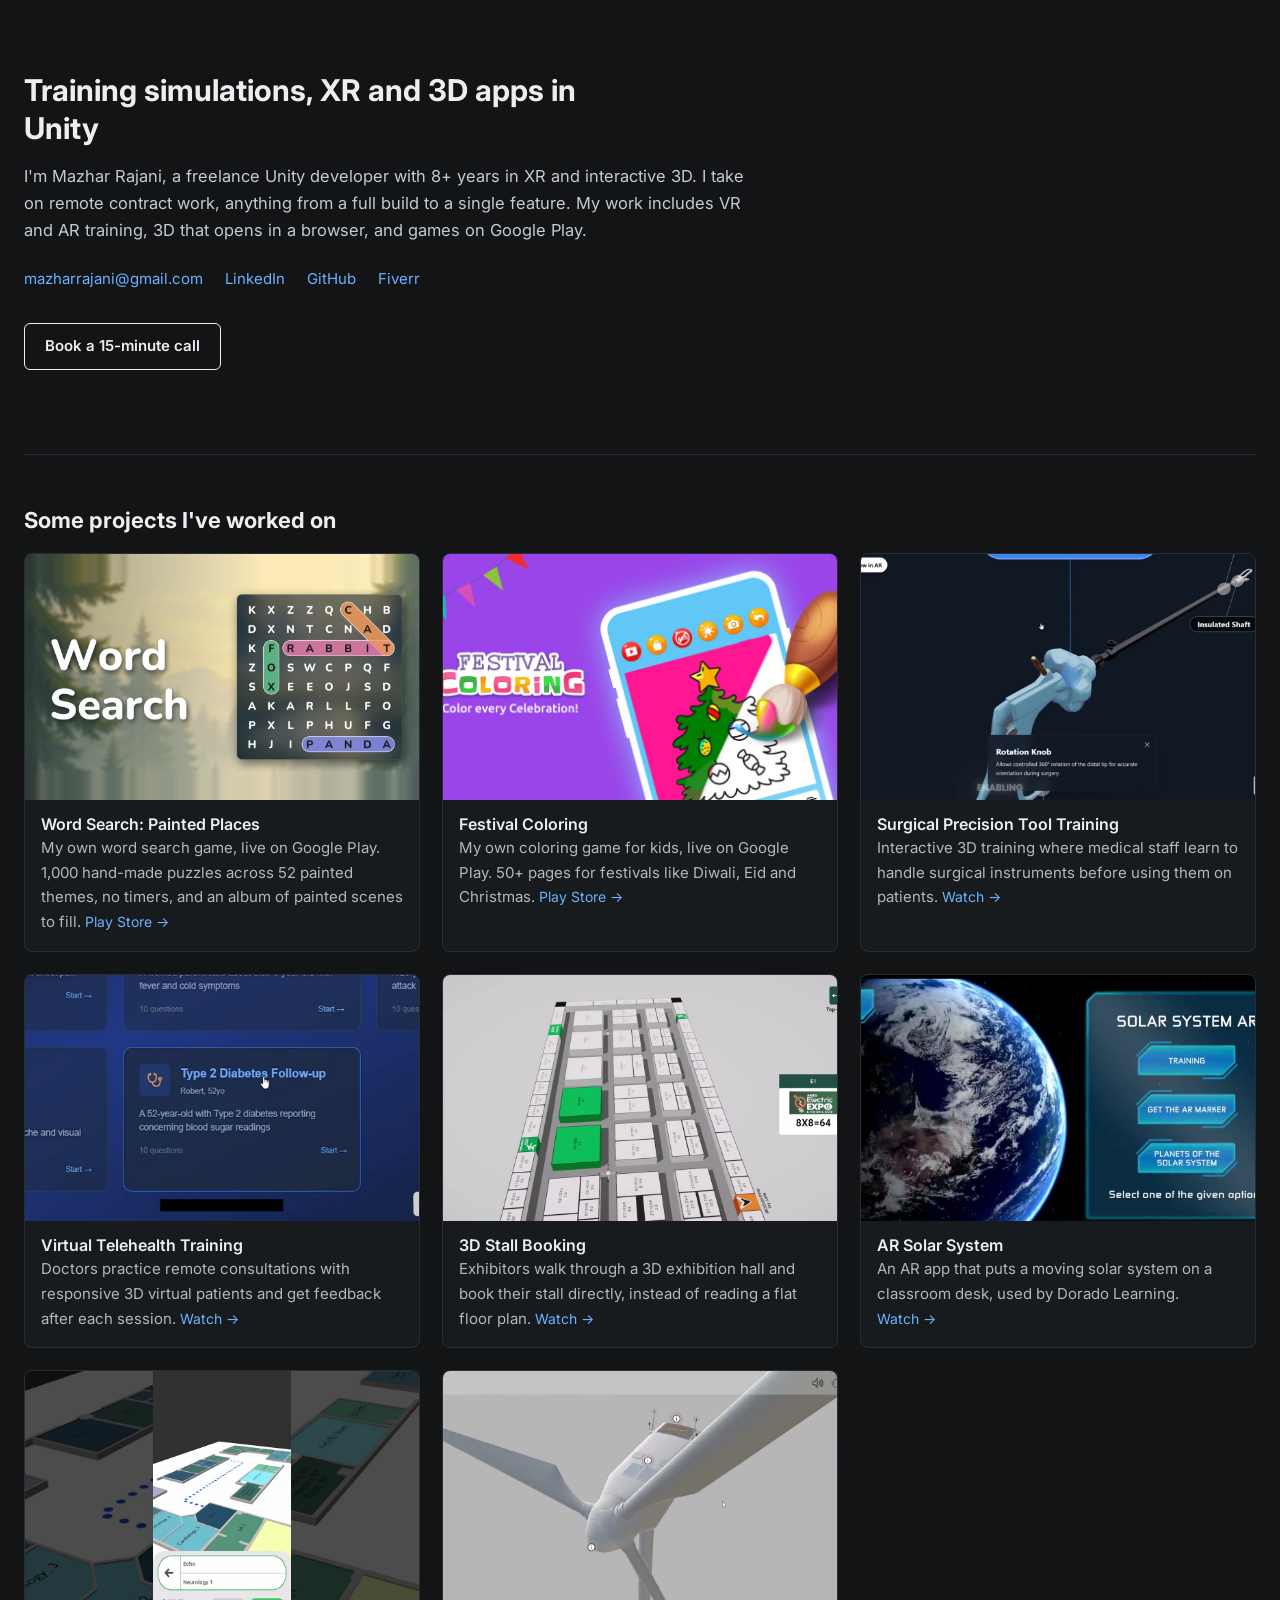
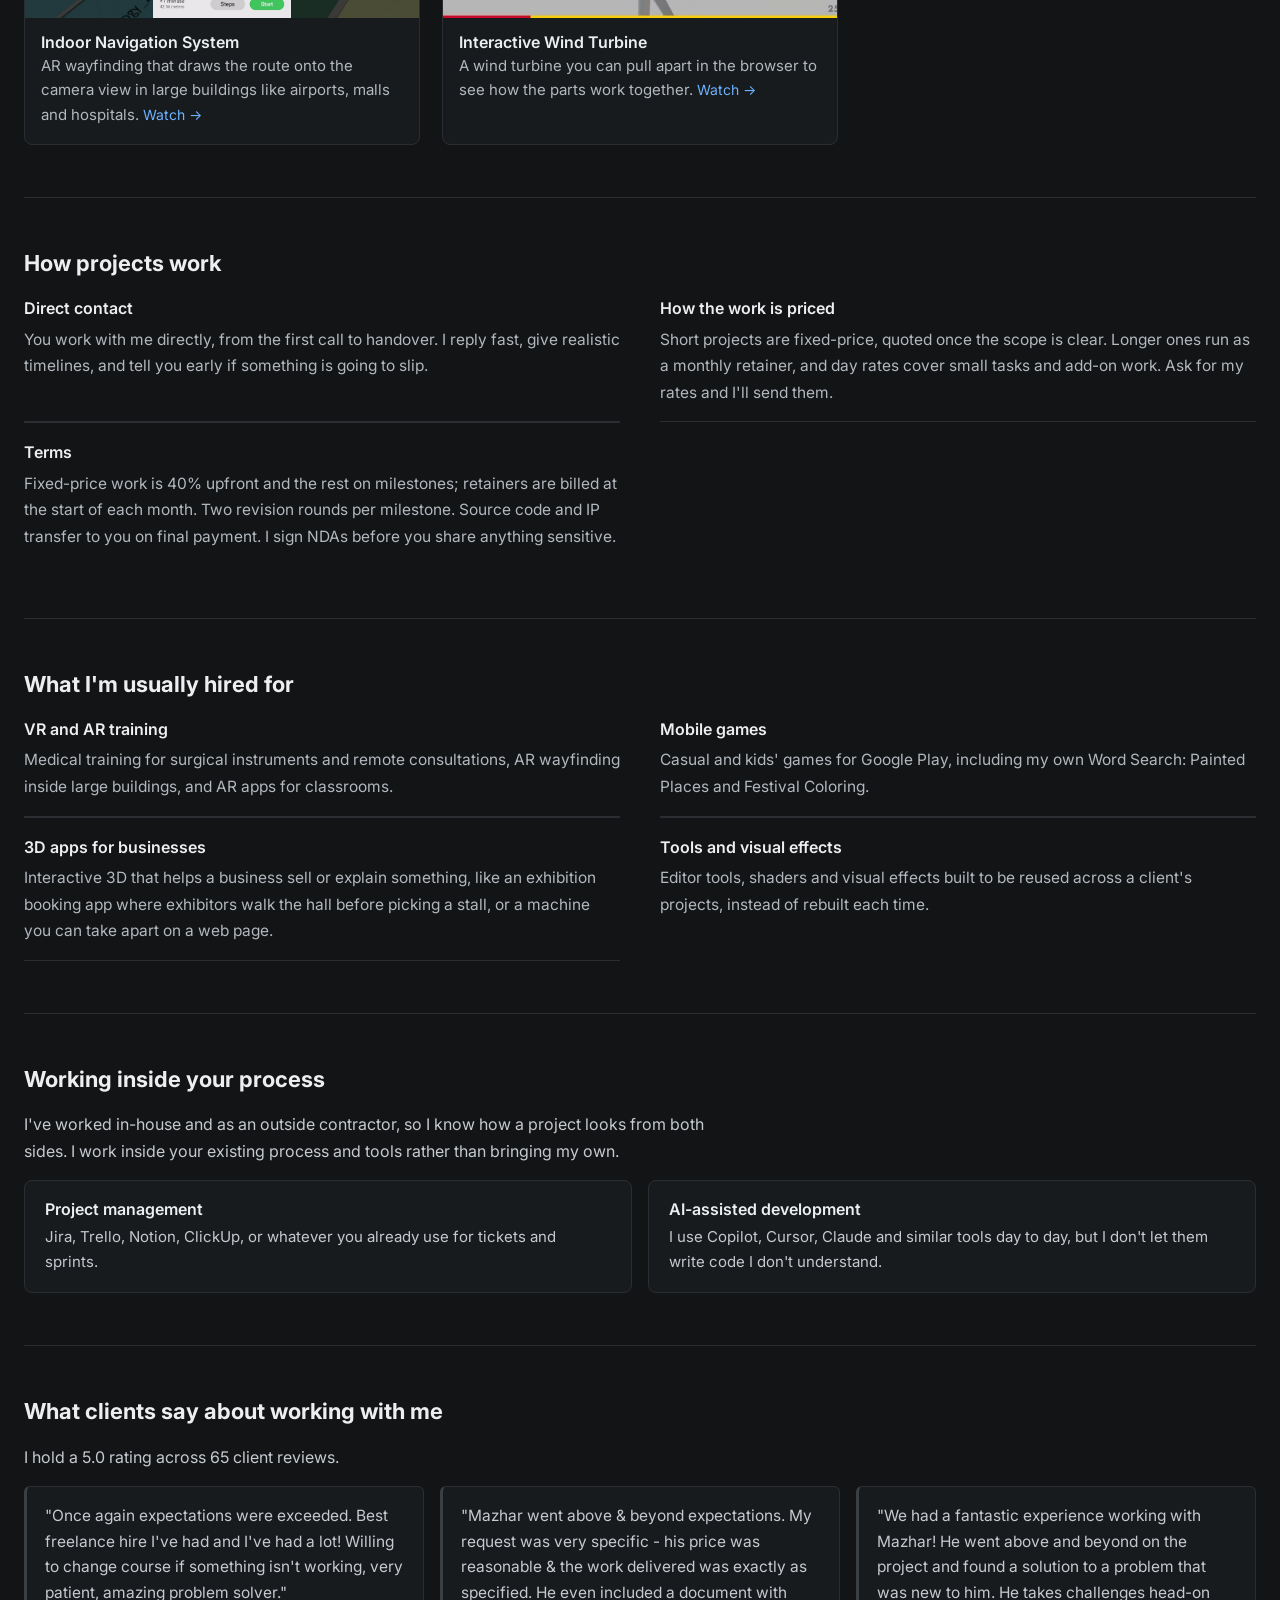
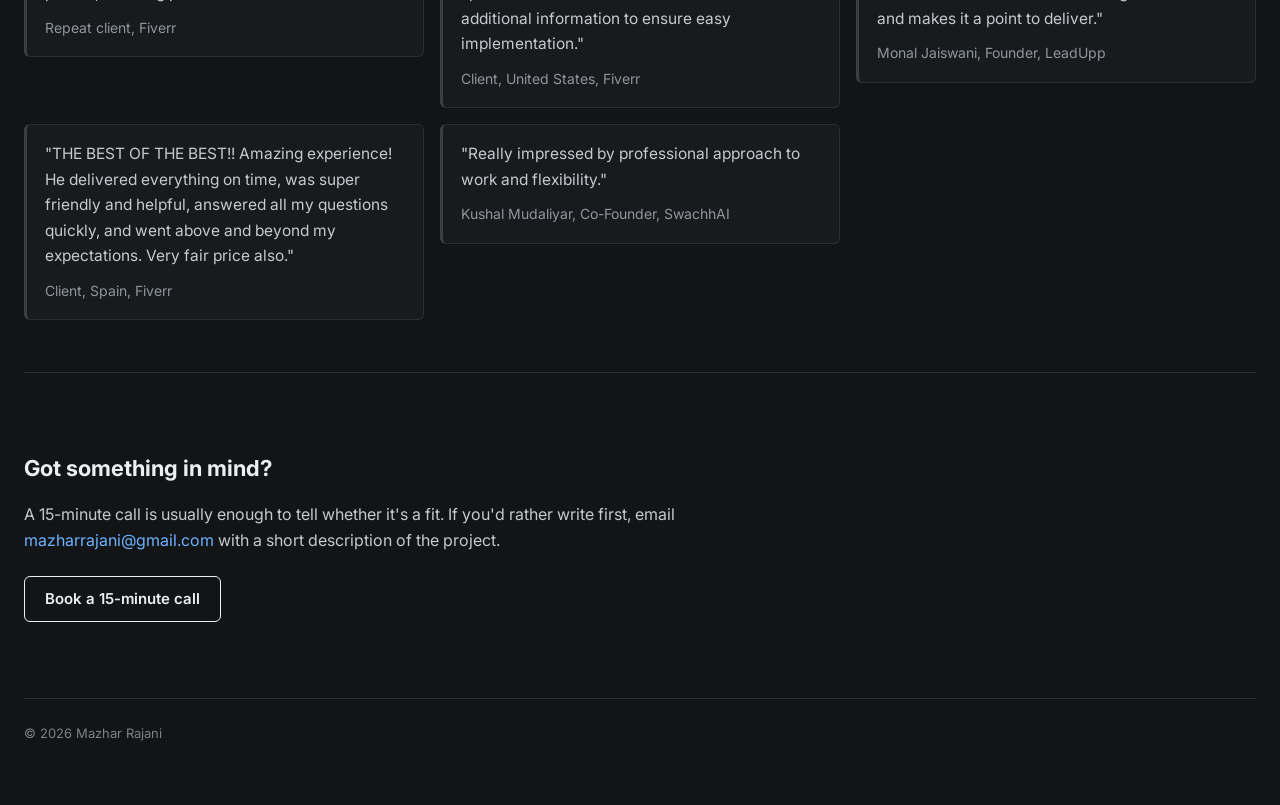
<file: freelance/index.html>
<!DOCTYPE html>
<html lang="en">
<head>
<meta charset="UTF-8">
<meta name="viewport" content="width=device-width, initial-scale=1.0">
<meta name="robots" content="noindex, nofollow">
<title>Freelance Unity Developer | Mazhar Rajani</title>
<meta name="description" content="I'm Mazhar Rajani, a freelance Unity developer with 8+ years in XR and interactive 3D. I build VR and AR training, browser 3D, mobile games, editor tools and visual effects.">
<meta property="og:type" content="website">
<meta property="og:url" content="https://mazhar-rajani.github.io/freelance/">
<meta property="og:title" content="Freelance Unity Developer | Mazhar Rajani">
<meta property="og:description" content="I'm Mazhar Rajani, a freelance Unity developer with 8+ years in XR and interactive 3D. I build VR and AR training, browser 3D, mobile games, editor tools and visual effects.">
<meta property="og:image" content="https://mazhar-rajani.github.io/assets/img/surgical.jpg">
<meta name="twitter:card" content="summary_large_image">
<link rel="icon" href="../assets/favicon.svg" type="image/svg+xml">
<link rel="preconnect" href="https://fonts.googleapis.com">
<link rel="preconnect" href="https://fonts.gstatic.com" crossorigin>
<link rel="stylesheet" href="https://fonts.googleapis.com/css2?family=Inter:wght@400;500;600;700&display=swap">
<meta name="theme-color" content="#121416">
<style>
  :root {
    color-scheme: dark;
    --bg: #121416;
    --surface: #181b1e;
    --surface-2: #202428;
    --rule: #2a2e33;
    --rule-strong: #3a3f45;
    --heading: #eceef0;
    --text: #c6cacf;
    --body: #c6cacf;
    --body-2: #b2b8be;
    --muted: #8f969d;
    --faint: #7b8288;
    --link: #6cb2ff;
    --link-hover: #a3cfff;
    --thumb: #202428;
  }
  * { box-sizing: border-box; }
  html { background: var(--bg); }
  body {
    margin: 0;
    padding: 0 24px;
    background: var(--bg);
    color: var(--text);
    font-family: "Inter", system-ui, -apple-system, "Segoe UI", sans-serif;
    font-size: 16px;
    line-height: 1.65;
    -webkit-font-smoothing: antialiased;
  }
  @media (max-width: 600px) { body { padding: 0 16px; } }
  .wrap { max-width: 1280px; margin: 0 auto; }
  /* Keep running text at a readable measure even though the shell is wide. */
  header p.intro, section > p, .work-list .detail, blockquote p { max-width: 72ch; }
  a { color: var(--link); text-decoration: none; }
  a:hover { color: var(--link-hover); text-decoration: underline; }
  :focus-visible { outline: 2px solid var(--link); outline-offset: 2px; }
  h1, h2, h3 { color: var(--heading); font-weight: 700; margin: 0; line-height: 1.25; }
  header { padding: 72px 0 32px; }
  h1 { font-size: clamp(24px, 2.4vw, 30px); max-width: 30ch; margin: 0 0 16px; }
  header p.intro { font-size: 16.5px; color: var(--body); margin: 0; }
  .links {
    display: flex;
    flex-wrap: wrap;
    gap: 8px 22px;
    margin-top: 22px;
    font-size: 15px;
  }
  hr { border: none; border-top: 1px solid var(--rule); margin: 52px 0; }
  h2 { font-size: 22px; margin: 0 0 18px; }
  section p { font-size: 16px; color: var(--body); }
  ul.work-list { list-style: none; padding: 0; margin: 0; }
  @media (min-width: 900px) {
    ul.work-list { display: grid; grid-template-columns: 1fr 1fr; gap: 0 40px; }
    ul.work-list li { border-bottom: none; border-top: 1px solid var(--rule); padding: 14px 0; }
    ul.work-list li:nth-child(-n+2) { border-top: none; padding-top: 0; }
  }
  ul.work-list li { padding: 16px 0; border-bottom: 1px solid var(--rule); }
  ul.work-list li:last-child { border-bottom: none; }
  ul.work-list .title {
    display: block;
    margin-bottom: 4px;
    color: var(--heading);
    font-weight: 600;
    font-size: 16px;
  }
  ul.work-list .detail { font-size: 15.5px; color: var(--body-2); }
  .tools-grid { display: grid; grid-template-columns: repeat(auto-fit, minmax(320px, 1fr)); gap: 16px; }
  .tools-grid > div {
    background: var(--surface);
    border: 1px solid var(--rule);
    border-radius: 8px;
    padding: 18px 20px;
  }
  .tools-grid h3 { font-size: 16px; font-weight: 600; margin: 0 0 6px; }
  .tools-grid p { font-size: 15px; margin: 0; color: var(--body); }
  @media (max-width: 560px) { .tools-grid { grid-template-columns: 1fr; } }
  .proj-grid { display: grid; grid-template-columns: repeat(auto-fill, minmax(300px, 1fr)); gap: 22px; }
  .proj-card {
    background: var(--surface);
    border: 1px solid var(--rule);
    border-radius: 8px;
    overflow: hidden;
  }
  .proj-card .proj-thumb {
    display: block;
    aspect-ratio: 16 / 10;
    background-color: var(--thumb);
  }
  .proj-card .proj-thumb img { width: 100%; height: 100%; object-fit: cover; display: block; }
  .proj-card .proj-thumb:focus-visible { outline-offset: -3px; }
  .proj-card h3.proj-title {
    color: var(--heading);
    font-weight: 600;
    font-size: 16px;
    margin: 0;
    padding: 14px 16px 2px;
  }
  .proj-card p.proj-desc {
    font-size: 15px;
    color: var(--body-2);
    margin: 0;
    padding: 0 16px 16px;
  }
  .proj-card p.proj-desc a { font-size: 14px; white-space: nowrap; }
  blockquote {
    margin: 0 0 20px;
    padding: 16px 18px;
    background: var(--surface);
    border: 1px solid var(--rule);
    border-left: 3px solid var(--rule-strong);
    border-radius: 6px;
  }
  blockquote p { margin: 0 0 8px; font-size: 15.5px; color: var(--body); }
  blockquote cite { font-style: normal; font-size: 14px; color: var(--muted); }
  .header-cta { margin: 26px 0 0; }
  .quote-grid {
    display: grid;
    grid-template-columns: repeat(auto-fit, minmax(360px, 1fr));
    gap: 16px;
    align-items: start;
  }
  .quote-grid blockquote { margin: 0; }
  @media (max-width: 640px) { .quote-grid { grid-template-columns: 1fr; } }
  .cta { padding: 30px 0 60px; }
  .cta p { font-size: 16px; }
  .btn {
    display: inline-block;
    margin-top: 6px;
    padding: 10px 20px;
    border: 1px solid var(--heading);
    border-radius: 6px;
    color: var(--heading);
    font-weight: 600;
    font-size: 15px;
  }
  .btn:hover { background: var(--heading); color: var(--bg); text-decoration: none; }
  @media print {
    :root { --heading: #000; --text: #000; --body: #000; --body-2: #222; --muted: #444; --faint: #444; }
    html, body { background: #fff; color: #000; }
    .wrap { max-width: none; }
    .proj-grid, .tools-grid, .quote-grid { display: block; }
    .proj-card, .tools-grid > div, blockquote { break-inside: avoid; border-color: #bbb; background: #fff; }
    .proj-card { margin-bottom: 14px; }
    .proj-card .proj-thumb { display: none; }
    .btn { border-color: #000; color: #000; }
    a { color: #000; text-decoration: underline; }
    a[href^="http"]::after, a[href^="mailto"]::after { content: " (" attr(href) ")"; font-size: 12px; word-break: break-all; }
    hr, footer { border-color: #bbb; }
  }
  footer {
    padding: 24px 0 60px;
    border-top: 1px solid var(--rule);
    font-size: 13px;
    color: var(--faint);
  }
</style>
</head>
<body>
<div class="wrap">

  <header>
    <h1>Training simulations, XR and 3D apps in Unity</h1>
    <p class="intro">I'm Mazhar Rajani, a freelance Unity developer with 8+ years in XR and interactive 3D. I take on remote contract work, anything from a full build to a single feature. My work includes VR and AR training, 3D that opens in a browser, and games on Google Play.</p>
    <div class="links">
      <a href="mailto:mazharrajani@gmail.com">mazharrajani@gmail.com</a>
      <a href="https://www.linkedin.com/in/mazharrajani" target="_blank" rel="noopener">LinkedIn</a>
      <a href="https://github.com/Mazhar-Rajani" target="_blank" rel="noopener">GitHub</a>
      <a href="https://www.fiverr.com/mazharrajani" target="_blank" rel="noopener">Fiverr</a>
    </div>
    <p class="header-cta"><a class="btn" href="https://calendly.com/mazharrajani" target="_blank" rel="noopener">Book a 15-minute call</a></p>
  </header>

  <hr>

  <section>
    <h2>Some projects I've worked on</h2>
    <div class="proj-grid">
      <div class="proj-card">
        <a class="proj-thumb" href="https://play.google.com/store/apps/details?id=com.halfcarrot.wordsearch" target="_blank" rel="noopener" aria-label="Word Search: Painted Places"><img src="../assets/img/wordsearch.jpg" alt="Word Search: Painted Places" loading="lazy" width="1280" height="800"></a>
        <h3 class="proj-title">Word Search: Painted Places</h3>
        <p class="proj-desc">My own word search game, live on Google Play. 1,000 hand-made puzzles across 52 painted themes, no timers, and an album of painted scenes to fill. <a href="https://play.google.com/store/apps/details?id=com.halfcarrot.wordsearch" target="_blank" rel="noopener">Play Store &rarr;</a></p>
      </div>
      <div class="proj-card">
        <a class="proj-thumb" href="https://play.google.com/store/apps/details?id=com.halfcarrot.festivalcoloring" target="_blank" rel="noopener" aria-label="Festival Coloring"><img src="../assets/img/festival.jpg" alt="Festival Coloring" loading="lazy" width="1280" height="800"></a>
        <h3 class="proj-title">Festival Coloring</h3>
        <p class="proj-desc">My own coloring game for kids, live on Google Play. 50+ pages for festivals like Diwali, Eid and Christmas. <a href="https://play.google.com/store/apps/details?id=com.halfcarrot.festivalcoloring" target="_blank" rel="noopener">Play Store &rarr;</a></p>
      </div>
      <div class="proj-card">
        <a class="proj-thumb" href="https://youtu.be/l0HwZQnCMjs" target="_blank" rel="noopener" aria-label="Surgical Precision Tool Training"><img src="../assets/img/surgical.jpg" alt="Surgical Precision Tool Training" loading="lazy" width="1280" height="800"></a>
        <h3 class="proj-title">Surgical Precision Tool Training</h3>
        <p class="proj-desc">Interactive 3D training where medical staff learn to handle surgical instruments before using them on patients. <a href="https://youtu.be/l0HwZQnCMjs" target="_blank" rel="noopener">Watch &rarr;</a></p>
      </div>
      <div class="proj-card">
        <a class="proj-thumb" href="https://youtu.be/McCpcAu6lIw" target="_blank" rel="noopener" aria-label="Virtual Telehealth Training"><img src="../assets/img/telehealth.jpg" alt="Virtual Telehealth Training" loading="lazy" width="1280" height="800"></a>
        <h3 class="proj-title">Virtual Telehealth Training</h3>
        <p class="proj-desc">Doctors practice remote consultations with responsive 3D virtual patients and get feedback after each session. <a href="https://youtu.be/McCpcAu6lIw" target="_blank" rel="noopener">Watch &rarr;</a></p>
      </div>
      <div class="proj-card">
        <a class="proj-thumb" href="https://youtu.be/8nEA7HbXSIw" target="_blank" rel="noopener" aria-label="3D Stall Booking"><img src="../assets/img/stallbooking.jpg" alt="3D Stall Booking" loading="lazy" width="1280" height="800"></a>
        <h3 class="proj-title">3D Stall Booking</h3>
        <p class="proj-desc">Exhibitors walk through a 3D exhibition hall and book their stall directly, instead of reading a flat floor plan. <a href="https://youtu.be/8nEA7HbXSIw" target="_blank" rel="noopener">Watch &rarr;</a></p>
      </div>
      <div class="proj-card">
        <a class="proj-thumb" href="https://youtu.be/4pJSFAe9ZhQ" target="_blank" rel="noopener" aria-label="AR Solar System"><img src="../assets/img/solar.png" alt="AR Solar System" loading="lazy" width="1280" height="800"></a>
        <h3 class="proj-title">AR Solar System</h3>
        <p class="proj-desc">An AR app that puts a moving solar system on a classroom desk, used by Dorado Learning. <a href="https://youtu.be/4pJSFAe9ZhQ" target="_blank" rel="noopener">Watch &rarr;</a></p>
      </div>
      <div class="proj-card">
        <a class="proj-thumb" href="https://youtu.be/yHi07J7wmMo" target="_blank" rel="noopener" aria-label="Indoor Navigation System"><img src="../assets/img/indoornav.jpg" alt="Indoor Navigation System" loading="lazy" width="1280" height="800"></a>
        <h3 class="proj-title">Indoor Navigation System</h3>
        <p class="proj-desc">AR wayfinding that draws the route onto the camera view in large buildings like airports, malls and hospitals. <a href="https://youtu.be/yHi07J7wmMo" target="_blank" rel="noopener">Watch &rarr;</a></p>
      </div>
      <div class="proj-card">
        <a class="proj-thumb" href="https://youtu.be/WLIrNj_RfYg" target="_blank" rel="noopener" aria-label="Interactive Wind Turbine"><img src="../assets/img/windturbine.jpg" alt="Interactive Wind Turbine" loading="lazy" width="1280" height="800"></a>
        <h3 class="proj-title">Interactive Wind Turbine</h3>
        <p class="proj-desc">A wind turbine you can pull apart in the browser to see how the parts work together. <a href="https://youtu.be/WLIrNj_RfYg" target="_blank" rel="noopener">Watch &rarr;</a></p>
      </div>
    </div>
  </section>

  <hr>

  <section>
    <h2>How projects work</h2>
    <ul class="work-list">
      <li>
        <span class="title">Direct contact</span>
        <span class="detail">You work with me directly, from the first call to handover. I reply fast, give realistic timelines, and tell you early if something is going to slip.</span>
      </li>
      <li>
        <span class="title">How the work is priced</span>
        <span class="detail">Short projects are fixed-price, quoted once the scope is clear. Longer ones run as a monthly retainer, and day rates cover small tasks and add-on work. Ask for my rates and I'll send them.</span>
      </li>
      <li>
        <span class="title">Terms</span>
        <span class="detail">Fixed-price work is 40% upfront and the rest on milestones; retainers are billed at the start of each month. Two revision rounds per milestone. Source code and IP transfer to you on final payment. I sign NDAs before you share anything sensitive.</span>
      </li>
    </ul>
  </section>
  <hr>
  <section>
    <h2>What I'm usually hired for</h2>
    <ul class="work-list">
      <li>
        <span class="title">VR and AR training</span>
        <span class="detail">Medical training for surgical instruments and remote consultations, AR wayfinding inside large buildings, and AR apps for classrooms.</span>
      </li>
      <li>
        <span class="title">Mobile games</span>
        <span class="detail">Casual and kids' games for Google Play, including my own Word Search: Painted Places and Festival Coloring.</span>
      </li>
      <li>
        <span class="title">3D apps for businesses</span>
        <span class="detail">Interactive 3D that helps a business sell or explain something, like an exhibition booking app where exhibitors walk the hall before picking a stall, or a machine you can take apart on a web page.</span>
      </li>
      <li>
        <span class="title">Tools and visual effects</span>
        <span class="detail">Editor tools, shaders and visual effects built to be reused across a client's projects, instead of rebuilt each time.</span>
      </li>
    </ul>
  </section>

  <hr>

  <section>
    <h2>Working inside your process</h2>
    <p>I've worked in-house and as an outside contractor, so I know how a project looks from both sides. I work inside your existing process and tools rather than bringing my own.</p>
    <div class="tools-grid">
      <div>
        <h3>Project management</h3>
        <p>Jira, Trello, Notion, ClickUp, or whatever you already use for tickets and sprints.</p>
      </div>
      <div>
        <h3>AI-assisted development</h3>
        <p>I use Copilot, Cursor, Claude and similar tools day to day, but I don't let them write code I don't understand.</p>
      </div>
    </div>
  </section>

  <hr>

  <section>
    <h2>What clients say about working with me</h2>
    <p>I hold a 5.0 rating across 65 client reviews.</p>
    <div class="quote-grid">
    <blockquote>
      <p>"Once again expectations were exceeded. Best freelance hire I've had and I've had a lot! Willing to change course if something isn't working, very patient, amazing problem solver."</p>
      <cite>Repeat client, Fiverr</cite>
    </blockquote>
    <blockquote>
      <p>"Mazhar went above & beyond expectations. My request was very specific - his price was reasonable & the work delivered was exactly as specified. He even included a document with additional information to ensure easy implementation."</p>
      <cite>Client, United States, Fiverr</cite>
    </blockquote>
    <blockquote>
      <p>"We had a fantastic experience working with Mazhar! He went above and beyond on the project and found a solution to a problem that was new to him. He takes challenges head-on and makes it a point to deliver."</p>
      <cite>Monal Jaiswani, Founder, LeadUpp</cite>
    </blockquote>
    <blockquote>
      <p>"THE BEST OF THE BEST!! Amazing experience! He delivered everything on time, was super friendly and helpful, answered all my questions quickly, and went above and beyond my expectations. Very fair price also."</p>
      <cite>Client, Spain, Fiverr</cite>
    </blockquote>
    <blockquote>
      <p>"Really impressed by professional approach to work and flexibility."</p>
      <cite>Kushal Mudaliyar, Co-Founder, SwachhAI</cite>
    </blockquote>
    </div>
  </section>

  <hr>

  <section class="cta">
    <h2>Got something in mind?</h2>
    <p>A 15-minute call is usually enough to tell whether it's a fit. If you'd rather write first, email <a href="mailto:mazharrajani@gmail.com">mazharrajani@gmail.com</a> with a short description of the project.</p>
    <p><a class="btn" href="https://calendly.com/mazharrajani" target="_blank" rel="noopener">Book a 15-minute call</a></p>
  </section>

  <footer>© 2026 Mazhar Rajani</footer>

</div>
</body>
</html>
</file>
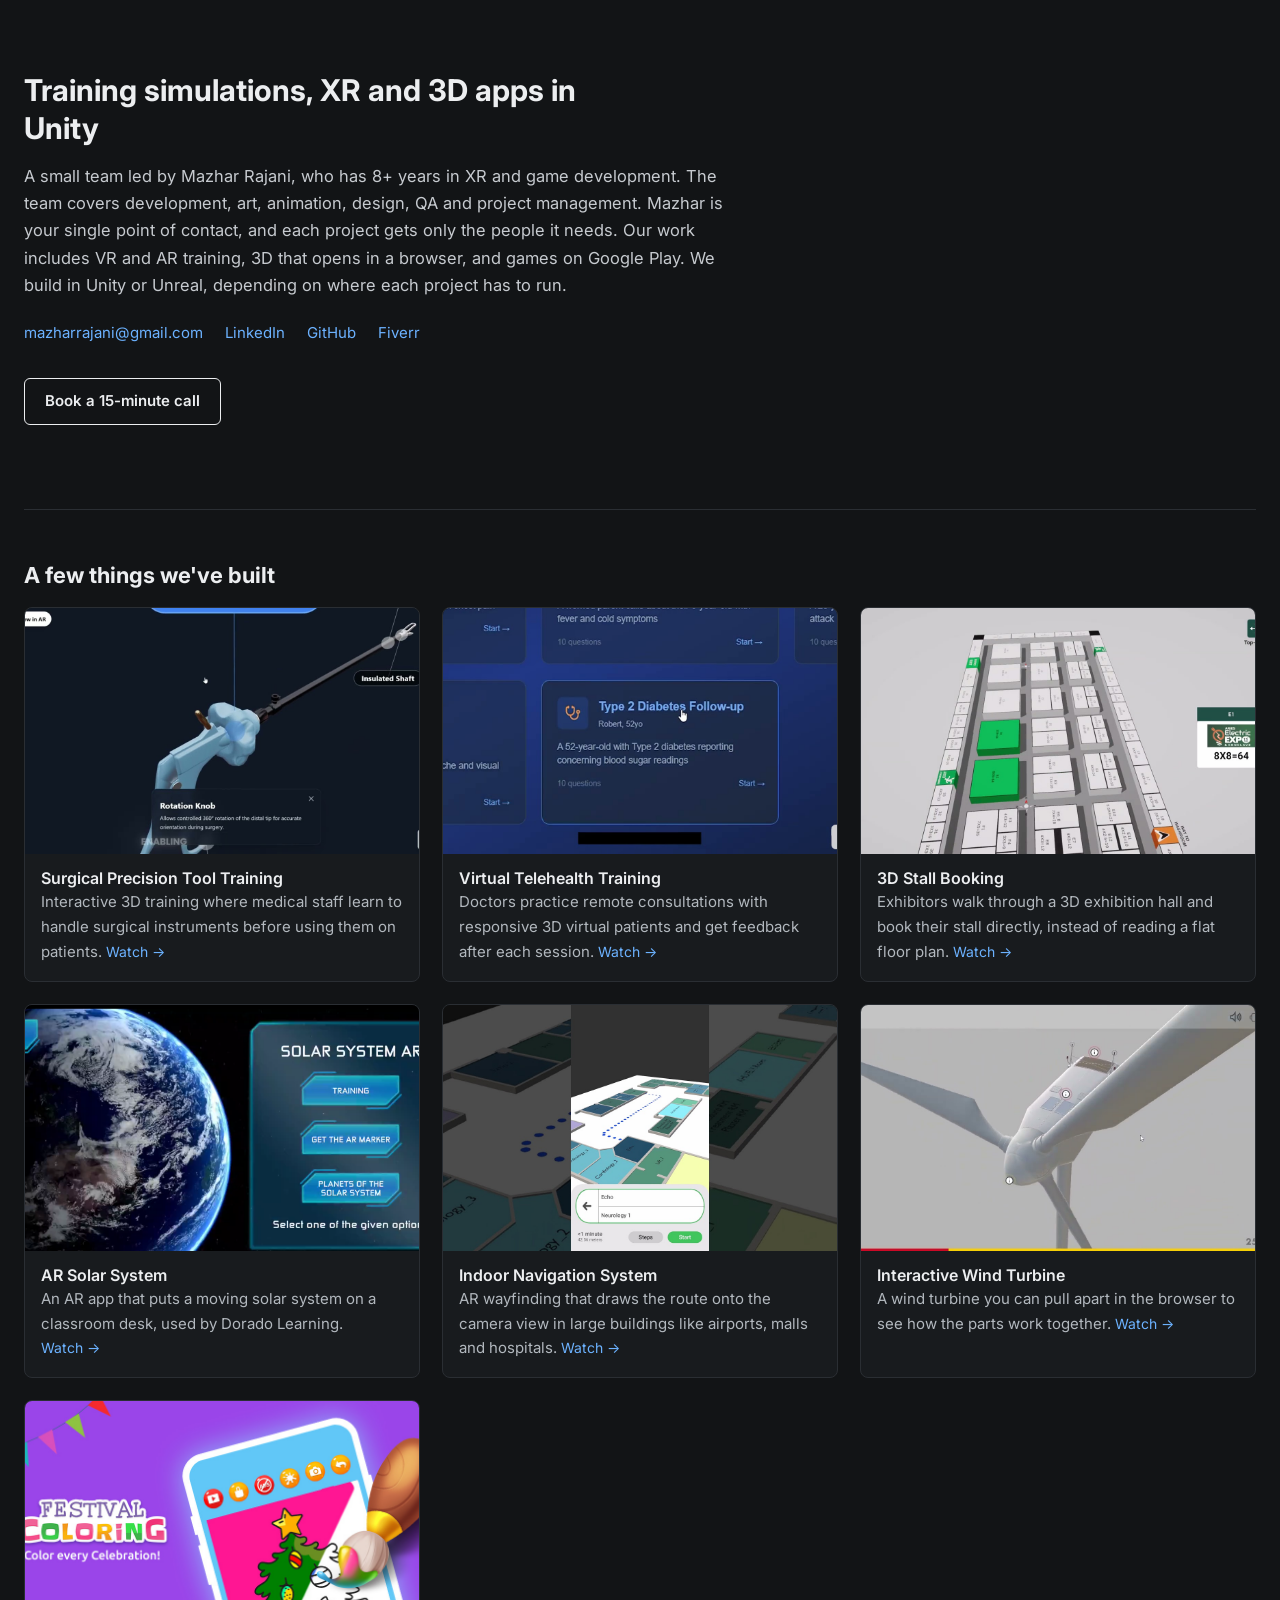
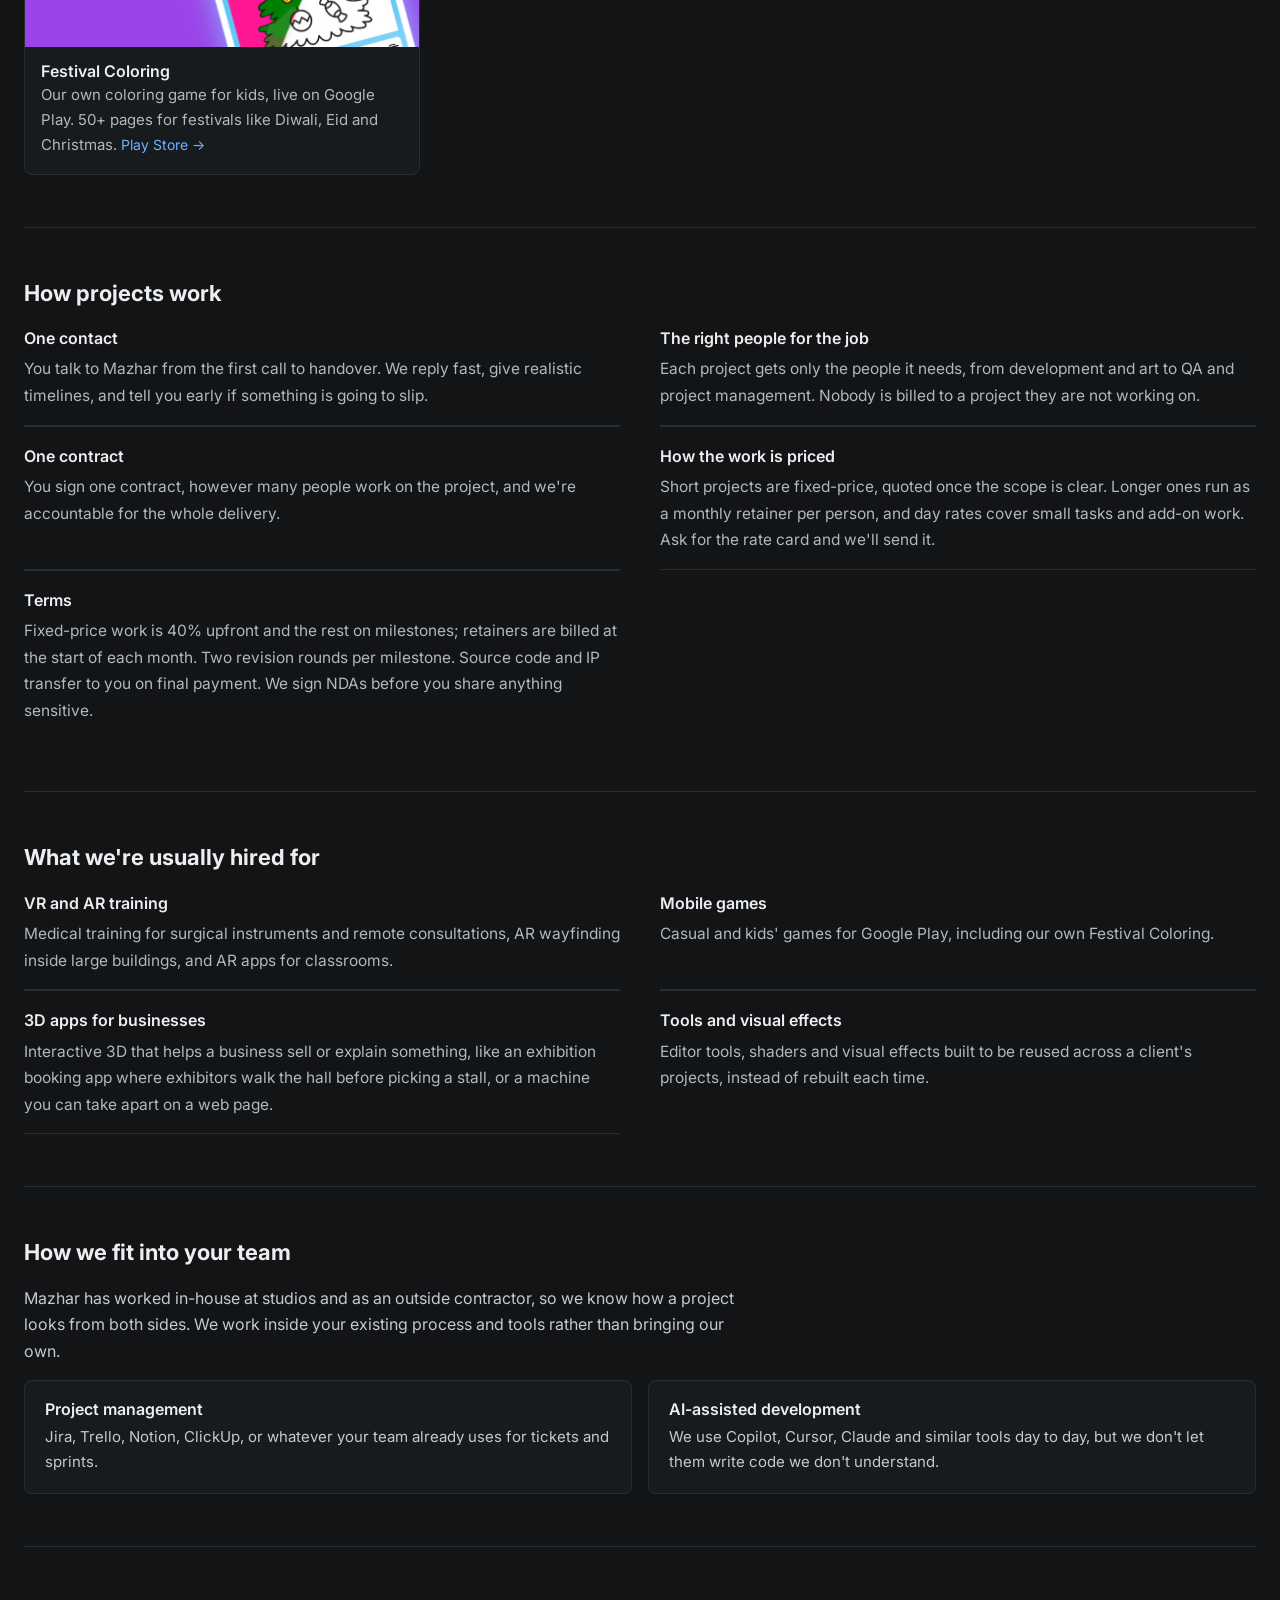
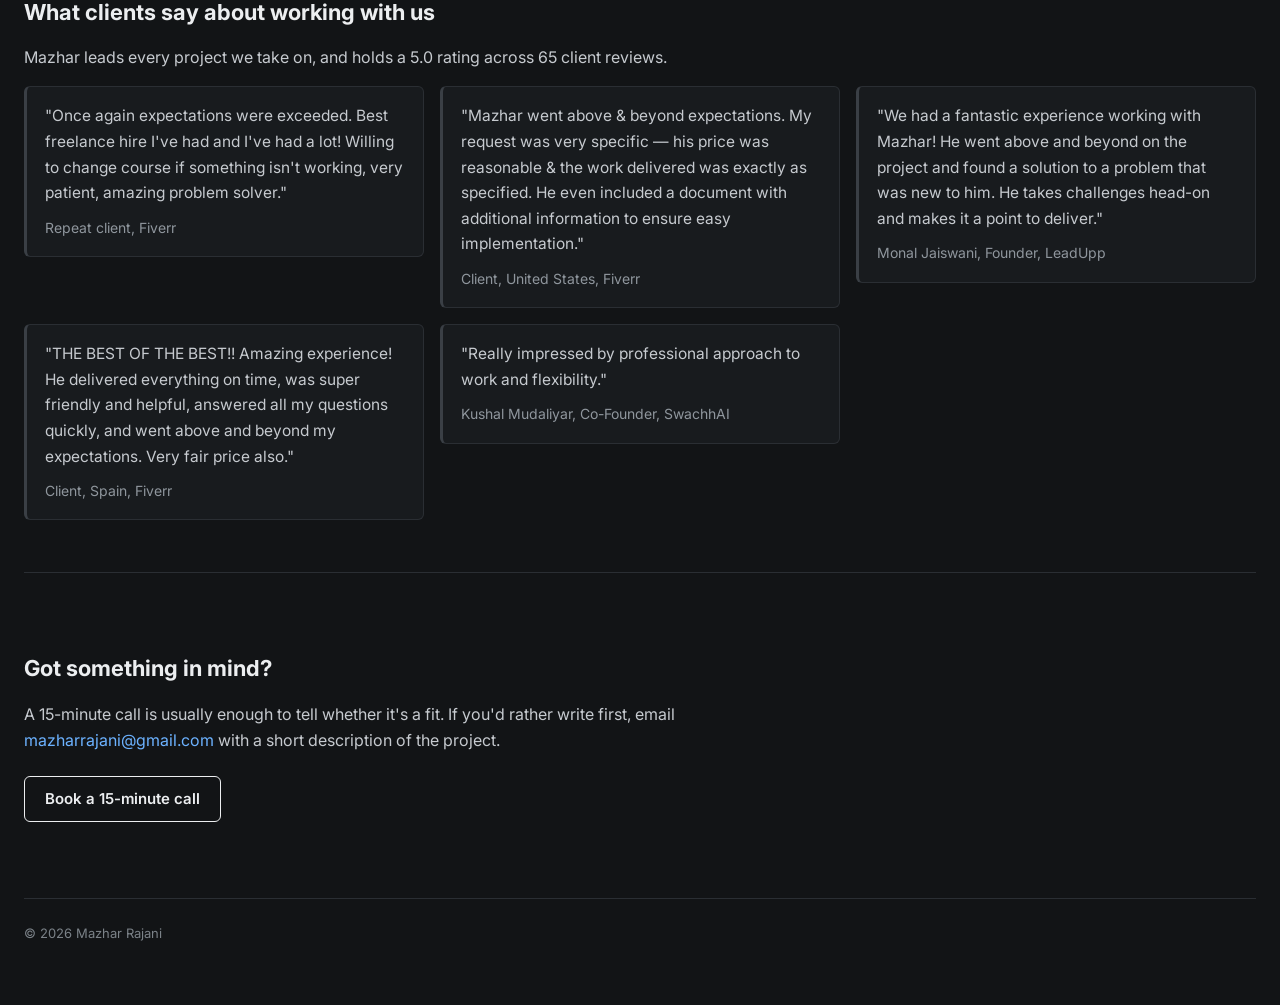
<file: work/index.html>
<!DOCTYPE html>
<html lang="en">
<head>
<meta charset="UTF-8">
<meta name="viewport" content="width=device-width, initial-scale=1.0">
<meta name="robots" content="noindex, nofollow">
<title>Unity &amp; Unreal Team | Mazhar Rajani</title>
<meta name="description" content="A small team led by Mazhar Rajani, building VR and AR training, browser 3D, mobile games, editor tools and visual effects in Unity and Unreal.">
<meta property="og:type" content="website">
<meta property="og:url" content="https://mazhar-rajani.github.io/work/">
<meta property="og:title" content="Unity &amp; Unreal Team | Mazhar Rajani">
<meta property="og:description" content="A small team led by Mazhar Rajani, building VR and AR training, browser 3D, mobile games, editor tools and visual effects in Unity and Unreal.">
<meta property="og:image" content="https://mazhar-rajani.github.io/assets/img/surgical.jpg">
<meta name="twitter:card" content="summary_large_image">
<link rel="icon" href="../assets/favicon.svg" type="image/svg+xml">
<link rel="preconnect" href="https://fonts.googleapis.com">
<link rel="preconnect" href="https://fonts.gstatic.com" crossorigin>
<link rel="stylesheet" href="https://fonts.googleapis.com/css2?family=Inter:wght@400;500;600;700&display=swap">
<meta name="theme-color" content="#121416">
<style>
  :root {
    color-scheme: dark;
    --bg: #121416;
    --surface: #181b1e;
    --surface-2: #202428;
    --rule: #2a2e33;
    --rule-strong: #3a3f45;
    --heading: #eceef0;
    --text: #c6cacf;
    --body: #c6cacf;
    --body-2: #b2b8be;
    --muted: #8f969d;
    --faint: #7b8288;
    --link: #6cb2ff;
    --link-hover: #a3cfff;
    --thumb: #202428;
  }
  * { box-sizing: border-box; }
  html { background: var(--bg); }
  body {
    margin: 0;
    padding: 0 24px;
    background: var(--bg);
    color: var(--text);
    font-family: "Inter", system-ui, -apple-system, "Segoe UI", sans-serif;
    font-size: 16px;
    line-height: 1.65;
    -webkit-font-smoothing: antialiased;
  }
  @media (max-width: 600px) { body { padding: 0 16px; } }
  .wrap { max-width: 1280px; margin: 0 auto; }
  /* Keep running text at a readable measure even though the shell is wide. */
  header p.intro, section > p, .work-list .detail, blockquote p { max-width: 72ch; }
  a { color: var(--link); text-decoration: none; }
  a:hover { color: var(--link-hover); text-decoration: underline; }
  :focus-visible { outline: 2px solid var(--link); outline-offset: 2px; }
  h1, h2, h3 { color: var(--heading); font-weight: 700; margin: 0; line-height: 1.25; }
  header { padding: 72px 0 32px; }
  h1 { font-size: clamp(24px, 2.4vw, 30px); max-width: 30ch; margin: 0 0 16px; }
  header p.intro { font-size: 16.5px; color: var(--body); margin: 0; }
  .links {
    display: flex;
    flex-wrap: wrap;
    gap: 8px 22px;
    margin-top: 22px;
    font-size: 15px;
  }
  hr { border: none; border-top: 1px solid var(--rule); margin: 52px 0; }
  h2 { font-size: 22px; margin: 0 0 18px; }
  section p { font-size: 16px; color: var(--body); }
  ul.work-list { list-style: none; padding: 0; margin: 0; }
  @media (min-width: 900px) {
    ul.work-list { display: grid; grid-template-columns: 1fr 1fr; gap: 0 40px; }
    ul.work-list li { border-bottom: none; border-top: 1px solid var(--rule); padding: 14px 0; }
    ul.work-list li:nth-child(-n+2) { border-top: none; padding-top: 0; }
  }
  ul.work-list li { padding: 16px 0; border-bottom: 1px solid var(--rule); }
  ul.work-list li:last-child { border-bottom: none; }
  ul.work-list .title {
    display: block;
    margin-bottom: 4px;
    color: var(--heading);
    font-weight: 600;
    font-size: 16px;
  }
  ul.work-list .detail { font-size: 15.5px; color: var(--body-2); }
  .tools-grid { display: grid; grid-template-columns: repeat(auto-fit, minmax(320px, 1fr)); gap: 16px; }
  .tools-grid > div {
    background: var(--surface);
    border: 1px solid var(--rule);
    border-radius: 8px;
    padding: 18px 20px;
  }
  .tools-grid h3 { font-size: 16px; font-weight: 600; margin: 0 0 6px; }
  .tools-grid p { font-size: 15px; margin: 0; color: var(--body); }
  @media (max-width: 560px) { .tools-grid { grid-template-columns: 1fr; } }
  .proj-grid { display: grid; grid-template-columns: repeat(auto-fill, minmax(300px, 1fr)); gap: 22px; }
  .proj-card {
    background: var(--surface);
    border: 1px solid var(--rule);
    border-radius: 8px;
    overflow: hidden;
  }
  .proj-card .proj-thumb {
    display: block;
    aspect-ratio: 16 / 10;
    background-color: var(--thumb);
  }
  .proj-card .proj-thumb img { width: 100%; height: 100%; object-fit: cover; display: block; }
  .proj-card .proj-thumb:focus-visible { outline-offset: -3px; }
  .proj-card h3.proj-title {
    color: var(--heading);
    font-weight: 600;
    font-size: 16px;
    margin: 0;
    padding: 14px 16px 2px;
  }
  .proj-card p.proj-desc {
    font-size: 15px;
    color: var(--body-2);
    margin: 0;
    padding: 0 16px 16px;
  }
  .proj-card p.proj-desc a { font-size: 14px; white-space: nowrap; }
  blockquote {
    margin: 0 0 20px;
    padding: 16px 18px;
    background: var(--surface);
    border: 1px solid var(--rule);
    border-left: 3px solid var(--rule-strong);
    border-radius: 6px;
  }
  blockquote p { margin: 0 0 8px; font-size: 15.5px; color: var(--body); }
  blockquote cite { font-style: normal; font-size: 14px; color: var(--muted); }
  .header-cta { margin: 26px 0 0; }
  .quote-grid {
    display: grid;
    grid-template-columns: repeat(auto-fit, minmax(360px, 1fr));
    gap: 16px;
    align-items: start;
  }
  .quote-grid blockquote { margin: 0; }
  @media (max-width: 640px) { .quote-grid { grid-template-columns: 1fr; } }
  .cta { padding: 30px 0 60px; }
  .cta p { font-size: 16px; }
  .btn {
    display: inline-block;
    margin-top: 6px;
    padding: 10px 20px;
    border: 1px solid var(--heading);
    border-radius: 6px;
    color: var(--heading);
    font-weight: 600;
    font-size: 15px;
  }
  .btn:hover { background: var(--heading); color: var(--bg); text-decoration: none; }
  @media print {
    :root { --heading: #000; --text: #000; --body: #000; --body-2: #222; --muted: #444; --faint: #444; }
    html, body { background: #fff; color: #000; }
    .wrap { max-width: none; }
    .proj-grid, .tools-grid, .quote-grid { display: block; }
    .proj-card, .tools-grid > div, blockquote { break-inside: avoid; border-color: #bbb; background: #fff; }
    .proj-card { margin-bottom: 14px; }
    .proj-card .proj-thumb { display: none; }
    .btn { border-color: #000; color: #000; }
    a { color: #000; text-decoration: underline; }
    a[href^="http"]::after, a[href^="mailto"]::after { content: " (" attr(href) ")"; font-size: 12px; word-break: break-all; }
    hr, footer { border-color: #bbb; }
  }
  footer {
    padding: 24px 0 60px;
    border-top: 1px solid var(--rule);
    font-size: 13px;
    color: var(--faint);
  }
</style>
</head>
<body>
<div class="wrap">

  <header>
    <h1>Training simulations, XR and 3D apps in Unity</h1>
    <p class="intro">A small team led by Mazhar Rajani, who has 8+ years in XR and game development. The team covers development, art, animation, design, QA and project management. Mazhar is your single point of contact, and each project gets only the people it needs. Our work includes VR and AR training, 3D that opens in a browser, and games on Google Play. We build in Unity or Unreal, depending on where each project has to run.</p>
    <div class="links">
      <a href="mailto:mazharrajani@gmail.com">mazharrajani@gmail.com</a>
      <a href="https://www.linkedin.com/in/mazharrajani" target="_blank" rel="noopener">LinkedIn</a>
      <a href="https://github.com/Mazhar-Rajani" target="_blank" rel="noopener">GitHub</a>
      <a href="https://www.fiverr.com/mazharrajani" target="_blank" rel="noopener">Fiverr</a>
    </div>
    <p class="header-cta"><a class="btn" href="https://calendly.com/mazharrajani" target="_blank" rel="noopener">Book a 15-minute call</a></p>
  </header>

  <hr>

  <section>
    <h2>A few things we've built</h2>
    <div class="proj-grid">
      <div class="proj-card">
        <a class="proj-thumb" href="https://youtu.be/l0HwZQnCMjs" target="_blank" rel="noopener" aria-label="Surgical Precision Tool Training"><img src="../assets/img/surgical.jpg" alt="Surgical Precision Tool Training" loading="lazy" width="1280" height="800"></a>
        <h3 class="proj-title">Surgical Precision Tool Training</h3>
        <p class="proj-desc">Interactive 3D training where medical staff learn to handle surgical instruments before using them on patients. <a href="https://youtu.be/l0HwZQnCMjs" target="_blank" rel="noopener">Watch &rarr;</a></p>
      </div>
      <div class="proj-card">
        <a class="proj-thumb" href="https://youtu.be/McCpcAu6lIw" target="_blank" rel="noopener" aria-label="Virtual Telehealth Training"><img src="../assets/img/telehealth.jpg" alt="Virtual Telehealth Training" loading="lazy" width="1280" height="800"></a>
        <h3 class="proj-title">Virtual Telehealth Training</h3>
        <p class="proj-desc">Doctors practice remote consultations with responsive 3D virtual patients and get feedback after each session. <a href="https://youtu.be/McCpcAu6lIw" target="_blank" rel="noopener">Watch &rarr;</a></p>
      </div>
      <div class="proj-card">
        <a class="proj-thumb" href="https://youtu.be/8nEA7HbXSIw" target="_blank" rel="noopener" aria-label="3D Stall Booking"><img src="../assets/img/stallbooking.jpg" alt="3D Stall Booking" loading="lazy" width="1280" height="800"></a>
        <h3 class="proj-title">3D Stall Booking</h3>
        <p class="proj-desc">Exhibitors walk through a 3D exhibition hall and book their stall directly, instead of reading a flat floor plan. <a href="https://youtu.be/8nEA7HbXSIw" target="_blank" rel="noopener">Watch &rarr;</a></p>
      </div>
      <div class="proj-card">
        <a class="proj-thumb" href="https://youtu.be/4pJSFAe9ZhQ" target="_blank" rel="noopener" aria-label="AR Solar System"><img src="../assets/img/solar.png" alt="AR Solar System" loading="lazy" width="1280" height="800"></a>
        <h3 class="proj-title">AR Solar System</h3>
        <p class="proj-desc">An AR app that puts a moving solar system on a classroom desk, used by Dorado Learning. <a href="https://youtu.be/4pJSFAe9ZhQ" target="_blank" rel="noopener">Watch &rarr;</a></p>
      </div>
      <div class="proj-card">
        <a class="proj-thumb" href="https://youtu.be/yHi07J7wmMo" target="_blank" rel="noopener" aria-label="Indoor Navigation System"><img src="../assets/img/indoornav.jpg" alt="Indoor Navigation System" loading="lazy" width="1280" height="800"></a>
        <h3 class="proj-title">Indoor Navigation System</h3>
        <p class="proj-desc">AR wayfinding that draws the route onto the camera view in large buildings like airports, malls and hospitals. <a href="https://youtu.be/yHi07J7wmMo" target="_blank" rel="noopener">Watch &rarr;</a></p>
      </div>
      <div class="proj-card">
        <a class="proj-thumb" href="https://youtu.be/WLIrNj_RfYg" target="_blank" rel="noopener" aria-label="Interactive Wind Turbine"><img src="../assets/img/windturbine.jpg" alt="Interactive Wind Turbine" loading="lazy" width="1280" height="800"></a>
        <h3 class="proj-title">Interactive Wind Turbine</h3>
        <p class="proj-desc">A wind turbine you can pull apart in the browser to see how the parts work together. <a href="https://youtu.be/WLIrNj_RfYg" target="_blank" rel="noopener">Watch &rarr;</a></p>
      </div>
      <div class="proj-card">
        <a class="proj-thumb" href="https://play.google.com/store/apps/details?id=com.halfcarrot.festivalcoloring" target="_blank" rel="noopener" aria-label="Festival Coloring"><img src="../assets/img/festival.jpg" alt="Festival Coloring" loading="lazy" width="1280" height="800"></a>
        <h3 class="proj-title">Festival Coloring</h3>
        <p class="proj-desc">Our own coloring game for kids, live on Google Play. 50+ pages for festivals like Diwali, Eid and Christmas. <a href="https://play.google.com/store/apps/details?id=com.halfcarrot.festivalcoloring" target="_blank" rel="noopener">Play Store &rarr;</a></p>
      </div>
    </div>
  </section>

  <hr>

  <section>
    <h2>How projects work</h2>
    <ul class="work-list">
      <li>
        <span class="title">One contact</span>
        <span class="detail">You talk to Mazhar from the first call to handover. We reply fast, give realistic timelines, and tell you early if something is going to slip.</span>
      </li>
      <li>
        <span class="title">The right people for the job</span>
        <span class="detail">Each project gets only the people it needs, from development and art to QA and project management. Nobody is billed to a project they are not working on.</span>
      </li>
      <li>
        <span class="title">One contract</span>
        <span class="detail">You sign one contract, however many people work on the project, and we're accountable for the whole delivery.</span>
      </li>
      <li>
        <span class="title">How the work is priced</span>
        <span class="detail">Short projects are fixed-price, quoted once the scope is clear. Longer ones run as a monthly retainer per person, and day rates cover small tasks and add-on work. Ask for the rate card and we'll send it.</span>
      </li>
      <li>
        <span class="title">Terms</span>
        <span class="detail">Fixed-price work is 40% upfront and the rest on milestones; retainers are billed at the start of each month. Two revision rounds per milestone. Source code and IP transfer to you on final payment. We sign NDAs before you share anything sensitive.</span>
      </li>
    </ul>
  </section>
  <hr>
  <section>
    <h2>What we're usually hired for</h2>
    <ul class="work-list">
      <li>
        <span class="title">VR and AR training</span>
        <span class="detail">Medical training for surgical instruments and remote consultations, AR wayfinding inside large buildings, and AR apps for classrooms.</span>
      </li>
      <li>
        <span class="title">Mobile games</span>
        <span class="detail">Casual and kids' games for Google Play, including our own Festival Coloring.</span>
      </li>
      <li>
        <span class="title">3D apps for businesses</span>
        <span class="detail">Interactive 3D that helps a business sell or explain something, like an exhibition booking app where exhibitors walk the hall before picking a stall, or a machine you can take apart on a web page.</span>
      </li>
      <li>
        <span class="title">Tools and visual effects</span>
        <span class="detail">Editor tools, shaders and visual effects built to be reused across a client's projects, instead of rebuilt each time.</span>
      </li>
    </ul>
  </section>

  <hr>

  <section>
    <h2>How we fit into your team</h2>
    <p>Mazhar has worked in-house at studios and as an outside contractor, so we know how a project looks from both sides. We work inside your existing process and tools rather than bringing our own.</p>
    <div class="tools-grid">
      <div>
        <h3>Project management</h3>
        <p>Jira, Trello, Notion, ClickUp, or whatever your team already uses for tickets and sprints.</p>
      </div>
      <div>
        <h3>AI-assisted development</h3>
        <p>We use Copilot, Cursor, Claude and similar tools day to day, but we don't let them write code we don't understand.</p>
      </div>
    </div>
  </section>

  <hr>

  <section>
    <h2>What clients say about working with us</h2>
    <p>Mazhar leads every project we take on, and holds a 5.0 rating across 65 client reviews.</p>
    <div class="quote-grid">
    <blockquote>
      <p>"Once again expectations were exceeded. Best freelance hire I've had and I've had a lot! Willing to change course if something isn't working, very patient, amazing problem solver."</p>
      <cite>Repeat client, Fiverr</cite>
    </blockquote>
    <blockquote>
      <p>"Mazhar went above & beyond expectations. My request was very specific — his price was reasonable & the work delivered was exactly as specified. He even included a document with additional information to ensure easy implementation."</p>
      <cite>Client, United States, Fiverr</cite>
    </blockquote>
    <blockquote>
      <p>"We had a fantastic experience working with Mazhar! He went above and beyond on the project and found a solution to a problem that was new to him. He takes challenges head-on and makes it a point to deliver."</p>
      <cite>Monal Jaiswani, Founder, LeadUpp</cite>
    </blockquote>
    <blockquote>
      <p>"THE BEST OF THE BEST!! Amazing experience! He delivered everything on time, was super friendly and helpful, answered all my questions quickly, and went above and beyond my expectations. Very fair price also."</p>
      <cite>Client, Spain, Fiverr</cite>
    </blockquote>
    <blockquote>
      <p>"Really impressed by professional approach to work and flexibility."</p>
      <cite>Kushal Mudaliyar, Co-Founder, SwachhAI</cite>
    </blockquote>
    </div>
  </section>

  <hr>

  <section class="cta">
    <h2>Got something in mind?</h2>
    <p>A 15-minute call is usually enough to tell whether it's a fit. If you'd rather write first, email <a href="mailto:mazharrajani@gmail.com">mazharrajani@gmail.com</a> with a short description of the project.</p>
    <p><a class="btn" href="https://calendly.com/mazharrajani" target="_blank" rel="noopener">Book a 15-minute call</a></p>
  </section>

  <footer>© 2026 Mazhar Rajani</footer>

</div>
</body>
</html>
</file>
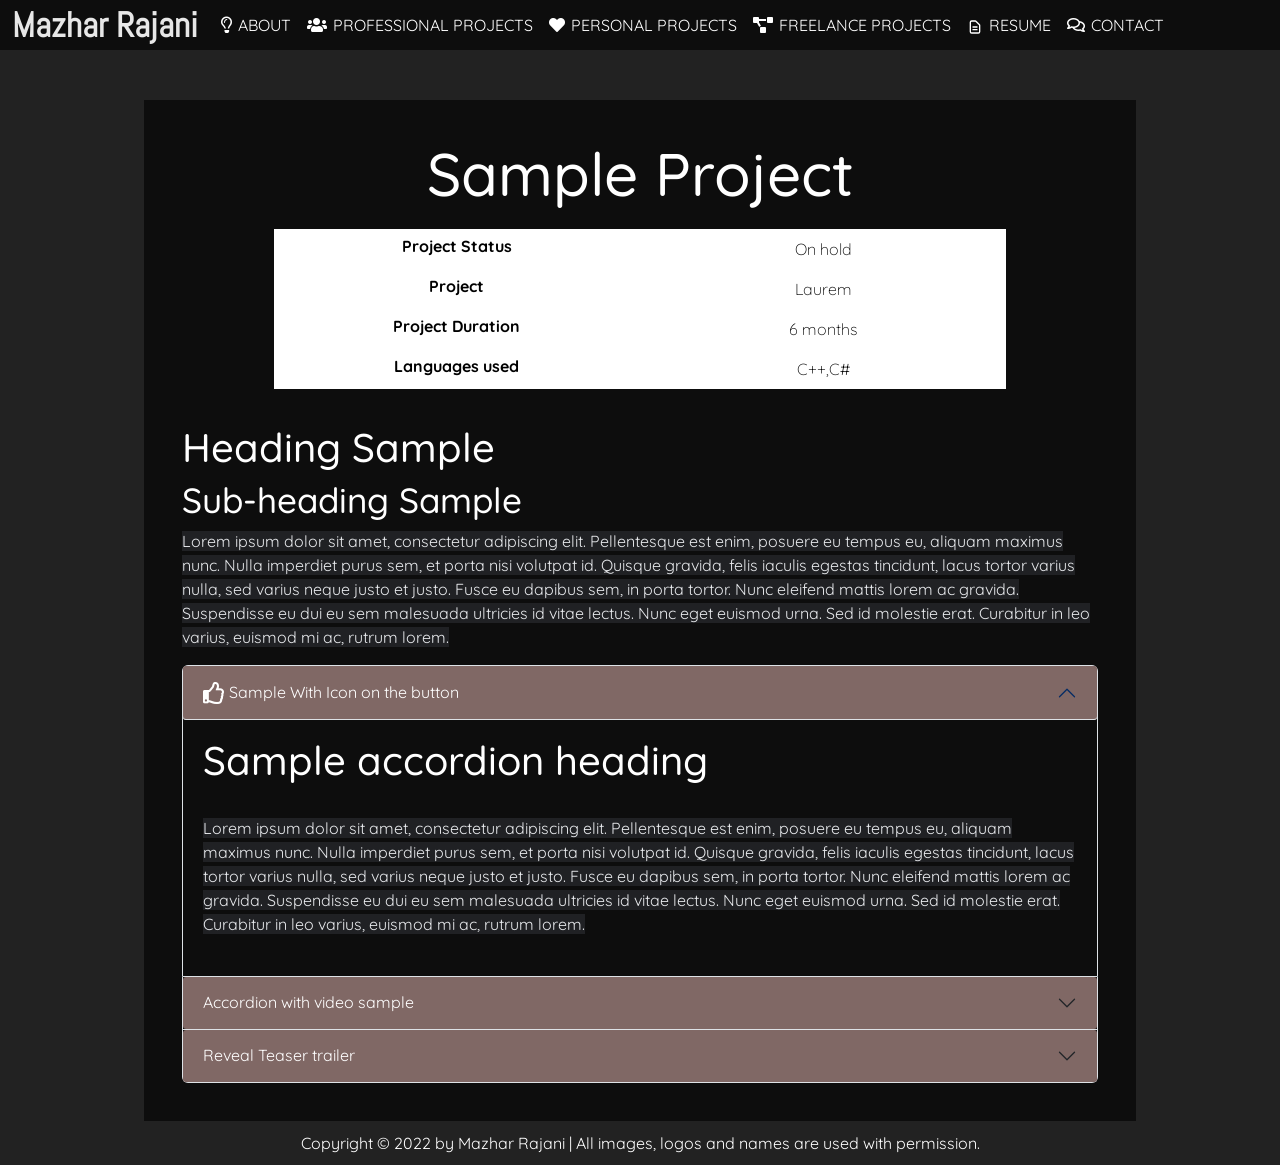
<file: templates/sampleproject.html>
<!DOCTYPE html>
<html lang="en">

<head>
    <meta charset="utf-8">
    <meta name="viewport" content="width=device-width, initial-scale=1.0, shrink-to-fit=no">
    <title>Mazhar Rajani | Portfolio</title>
    <link rel="stylesheet" href="https://cdn.jsdelivr.net/npm/bootstrap@5.1.3/dist/css/bootstrap.min.css">
    <link rel="manifest" href="../manifest.json">
    <link rel="stylesheet" href="https://fonts.googleapis.com/css?family=Abel&amp;display=swap">
    <link rel="stylesheet" href="https://fonts.googleapis.com/css?family=Quicksand&amp;display=swap">
    <link rel="stylesheet" href="https://use.fontawesome.com/releases/v5.12.0/css/all.css">
    <link rel="stylesheet" href="https://cdnjs.cloudflare.com/ajax/libs/animate.css/3.5.2/animate.min.css">
    <link rel="stylesheet" href="../assets/css/Navbar-Centered-Brand-Dark.css">
    <link rel="stylesheet" href="../assets/css/styles.css">
    <script src="https://ajax.googleapis.com/ajax/libs/jquery/3.5.1/jquery.min.js"></script>
    <script src="https://code.jquery.com/jquery-3.6.0.js"
        integrity="sha256-H+K7U5CnXl1h5ywQfKtSj8PCmoN9aaq30gDh27Xc0jk=" crossorigin="anonymous"></script>
</head>

<body style="background: #222222;">
    <!-- Navbar Start -->
    <nav class="navbar navbar-light navbar-expand-md fixed-top py-3" style="display:none;height: 50px;background: rgba(0,0,0,0.6);color: rgb(255,255,255);">
        <div class="container-fluid"><a class="navbar-brand d-flex align-items-center" href="../index.html" style="margin-right: 15px;"><span class="fw-bolder" style="font-family: Abel, sans-serif;font-size: 35px;color: rgba(255,255,255,0.9);text-align: center;width: auto;height: auto;"><strong>Mazhar Rajani</strong><br></span></a><button data-bs-toggle="collapse" class="navbar-toggler" data-bs-target="#navcol-1"><span class="visually-hidden">Toggle navigation</span><span class="navbar-toggler-icon"></span></button>
            <div class="collapse navbar-collapse" id="navcol-1">
                <ul class="navbar-nav text-uppercase me-auto" style="font-family: Quicksand, sans-serif;color: rgb(255,255,255);">
                    <li class="nav-item"><a class="nav-link active" href="../#about" style="color: rgb(255,255,255);"><i class="far fa-lightbulb" style="margin-right: 6px;"></i>ABOUT<br></a></li>
                    <li class="nav-item"><a class="nav-link active" href="../#professionalprojects" style="color: rgb(255,255,255);"><i class="fas fa-users" style="margin-right: 6px;"></i>PROFESSIONAL PROJECTS<br></a></li>
                    <li class="nav-item"><a class="nav-link active" href="../#personalprojects" style="color: rgb(255,255,255);"><i class="fas fa-heart" style="margin-right: 6px;"></i>PERSONAL PROJECTS<br></a></li>
                    <li class="nav-item"><a class="nav-link active" href="../#freelanceprojects" style="color: rgb(255,255,255);"><i class="fas fa-project-diagram" style="margin-right: 6px;"></i>FREELANCE PROJECTS<br></a></li>
                    <li class="nav-item"><a class="nav-link" href="../assets/Mazhar_Rajani_Resume.pdf"style="color: rgb(255,255,255);"><svg xmlns="http://www.w3.org/2000/svg" width="1em" height="1em" viewBox="0 0 24 24" fill="none" style="margin-right: 6px;">
                                <path d="M9 12H15M9 16H15M17 21H7C5.89543 21 5 20.1046 5 19V5C5 3.89543 5.89543 3 7 3H12.5858C12.851 3 13.1054 3.10536 13.2929 3.29289L18.7071 8.70711C18.8946 8.89464 19 9.149 19 9.41421V19C19 20.1046 18.1046 21 17 21Z" stroke="currentColor" stroke-width="2" stroke-linecap="round" stroke-linejoin="round"></path>
                            </svg>RESUME<br></a></li>
                    <li class="nav-item"><a class="nav-link" href="../#contact" style="color: rgb(255,255,255);"><i class="far fa-comments" style="margin-right: 6px;"></i>CONTACT<br></a></li>
                </ul>
            </div>
        </div>
    </nav>
    <!-- Navbar End -->
    <!-- Loading Animation Start -->
    <div class="containloader">
        <div class="zgroup">
            <div class="bigSqr">
                <div class="square first"></div>
                <div class="square second"></div>
                <div class="square third"></div>
                <div class="square fourth"></div>
            </div>

        </div>
    </div>
    <!-- Loading Animation End -->
    <!-- Project Info Block Start -->
    <div class="d-xl-flex justify-content-xl-center ">
        <div id="projectcontent"style="display:none;margin-top: 100px;font-family: Quicksand, sans-serif;text-align: center;color: rgb(255,255,255);background: rgba(0,0,0,0.61);padding: 3%;max-width: 992px;">

            <!-- Project Name -->
            <h1 style="background: rgba(0,0,0,0);font-size: 60px;">Sample Project</h1>
    
            <!-- Details Info Table start -->
            <div style="color: rgb(255,255,255);margin: 2% 10%;">
                <div class="table-responsive" style="margin: auto;background: rgba(255,255,255,0);">
                    <table class="table">
                        <thead style="color: rgb(255,255,255);border-style: none;">
                            <tr style="color: rgb(255,255,255);border-style: none;"></tr>
                        </thead>
                        <tbody>
                        <!-- ADD INFO IN BETWEEN THESE ONLY (START) -->
                            <!-- Project Row Start -->
                            <tr style="color: rgb(255,255,255);">
                                <td class="fw-bold" style="border-style: none;padding: 5px;width: 50%;">Project Status</td>
                                <td class="fw-light" style="border-style: none;width: 50%;">On hold</td>
                            </tr>
                            <!-- Project Row End -->
                             <!-- Project Row Start -->
                             <tr style="color: rgb(255,255,255);">
                                <td class="fw-bold" style="border-style: none;padding: 5px;width: 50%;">Project</td>
                                <td class="fw-light" style="border-style: none;width: 50%;">Laurem</td>
                            </tr>
                            <!-- Project Row End -->
                            <tr style="color: rgb(255,255,255);">
                                <td class="fw-bold" style="border-style: none;padding: 5px;">Project Duration</td>
                                <td class="fw-light" style="border-style: none;">6 months</td>
                            </tr>
                            <tr style="color: rgb(255,255,255);">
                                <td class="fw-bold" style="border-style: none;padding: 5px;">Languages used</td>
                                <td class="fw-light" style="border-style: none;">C++,C#</td>
                            </tr>
                        <!-- ADD INFO IN BETWEEN THESE ONLY (END) -->
                        </tbody>
                    </table>
                </div>
            </div>
            <!-- Details Info Table start -->
            <div style="text-align: left;">
                <h1>Heading Sample</h1>
                <h2 style="font-size: 35px;">Sub-heading Sample</h2>
                <p style="background: rgba(255,255,255,0);text-align: left;color: rgb(255,255,255);"><span style="color: rgb(232, 234, 237); background-color: rgb(32, 33, 36);">Lorem ipsum dolor sit amet, consectetur adipiscing elit. Pellentesque est enim, posuere eu tempus eu, aliquam maximus nunc. Nulla imperdiet purus sem, et porta nisi volutpat id. Quisque gravida, felis iaculis egestas tincidunt, lacus tortor varius nulla, sed varius neque justo et justo. Fusce eu dapibus sem, in porta tortor. Nunc eleifend mattis lorem ac gravida. Suspendisse eu dui eu sem malesuada ultricies id vitae lectus. Nunc eget euismod urna. Sed id molestie erat. Curabitur in leo varius, euismod mi ac, rutrum lorem.</span><br></p>
                
                <!-- Accordion Start -->
                <div class="accordion" role="tablist" id="accordion-1" style="background: rgba(255,255,255,0);">

                    <div class="accordion-item" style="background: rgba(147,102,102,0);">
                        <h2 class="accordion-header" role="tab"><button class="accordion-button" data-bs-toggle="collapse" data-bs-target="#accordion-1 .item-1" aria-expanded="true" aria-controls="accordion-1 .item-1" style="background: rgb(128,104,101);border-style: none;border-radius: 3px;color: rgb(255,255,255);"><i class="far fa-thumbs-up" style="font-size: 22px;"></i>&nbsp;Sample With Icon on the button<br></button></h2>
                        <div class="accordion-collapse collapse show item-1" role="tabpanel" data-bs-parent="#accordion-1" style="color: rgb(255,255,255);background: rgba(255,255,255,0);border-style: none;">
                            <div class="accordion-body">
                                <h1>Sample accordion heading</h1>
                                <p class="mb-0"><br><span style="color: rgb(232, 234, 237); background-color: rgb(32, 33, 36);">Lorem ipsum dolor sit amet, consectetur adipiscing elit. Pellentesque est enim, posuere eu tempus eu, aliquam maximus nunc. Nulla imperdiet purus sem, et porta nisi volutpat id. Quisque gravida, felis iaculis egestas tincidunt, lacus tortor varius nulla, sed varius neque justo et justo. Fusce eu dapibus sem, in porta tortor. Nunc eleifend mattis lorem ac gravida. Suspendisse eu dui eu sem malesuada ultricies id vitae lectus. Nunc eget euismod urna. Sed id molestie erat. Curabitur in leo varius, euismod mi ac, rutrum lorem.</span><br><br></p>
                            </div>
                        </div>
                    </div>
                    <!-- Accordion Item with Heading/Sub-heading ,Paragraphs and video embeds (Start) -->
                    <div class="accordion-item" style="background: rgba(147,102,102,0);">
                        <h2 class="accordion-header" role="tab"><button class="accordion-button collapsed" data-bs-toggle="collapse" data-bs-target="#accordion-1 .item-2" aria-expanded="false" aria-controls="accordion-1 .item-2" style="background: rgb(128,104,101);border-style: none;border-radius: 3px;color: rgb(255,255,255);">Accordion with video sample</button></h2>
                        <div class="accordion-collapse collapse item-2" role="tabpanel" data-bs-parent="#accordion-1" style="color: rgb(255,255,255);background: rgba(255,255,255,0);border-style: none;">
                            <div class="accordion-body">
                                <h1>Heading</h1>
                                <h1 style="font-size: 34px;">Camera system</h1>
                                <p class="mb-0">Nullam id dolor id nibh ultricies vehicula ut id elit. Cras justo odio, dapibus ac facilisis in, egestas eget quam. Donec id elit non mi porta gravida at eget metus.</p><video width="100%" height="100%" autoplay="" loop="" muted="">
                                    <source src="http://hugo.fyi/assets/projects/57/SK-Dash1.mp4" type="video/mp4">
                                </video>
                                <p class="mb-0">Nullam id dolor id nibh ultricies vehicula ut id elit. Cras justo odio, dapibus ac facilisis in, egestas eget quam. Donec id elit non mi porta gravida at eget metus.</p>
                            </div>
                        </div>
                    </div>
                    <!-- Accordion Item with Heading/Sub-heading ,Paragraphs and video embeds (Start) -->
                    <div class="accordion-item" style="background: rgba(147,102,102,0);">
                        <h2 class="accordion-header" role="tab"><button class="accordion-button collapsed" data-bs-toggle="collapse" data-bs-target="#accordion-1 .item-3" aria-expanded="false" aria-controls="accordion-1 .item-3" style="background: rgb(128,104,101);border-style: none;border-radius: 3px;color: rgb(255,255,255);">Reveal Teaser trailer</button></h2>
                        <div class="accordion-collapse collapse item-3" role="tabpanel" data-bs-parent="#accordion-1" style="color: rgb(255,255,255);background: rgba(255,255,255,0);border-style: none;">
                            <div class="accordion-body">
                                <p class="mb-0">Nullam id dolor id nibh ultricies vehicula ut id elit. Cras justo odio, dapibus ac facilisis in, egestas eget quam. Donec id elit non mi porta gravida at eget metus.</p>
                            </div>
                        </div>
                    </div>
                </div>
                <!-- Accordion End -->
            </div>
        </div>
    </div>
    <!-- Project Info Block End  -->
        <!-- Copyright Start -->
        <div id="copyright"style=" display:none; background: #222222;text-align: center;font-family: Quicksand, sans-serif;padding-top: 10px;padding-bottom: 10px;">
            <p style="color: rgb(255,255,255);font-family: Quicksand, sans-serif;margin-bottom: 0px;">Copyright © 2022 by
                Mazhar Rajani | All images, logos and names are used with permission.<br></p>
        </div>
        <!-- Copyright End -->
    <script src="https://cdn.jsdelivr.net/npm/bootstrap@5.1.3/dist/js/bootstrap.bundle.min.js"></script>
    <script src="../assets/js/bs-init.js"></script>

    <script>
        $(window).on("load", function () {
            $(".containloader").fadeOut("slow");
            $(".navbar").show();
            $("#projectcontent").show();
            $("#copyright").show();
        });
        setTimeout(heightchange, 5000);
        function heightchange() {
            document.getElementById("video").style.minHeight = "60vh";
            document.getElementById("video").style.transition = "min-height 1s ease-in-out";
            document.getElementById("video").style.height = "60vh";
        }
    </script>
</body>

</html>
</file>
<file: assets/css/site.css>
/* Portfolio home page (index.html). Dark theme; link color matches the /work/ page. */

:root {
  color-scheme: dark;
  --bg: #121416;
  --surface: #181b1e;
  --surface-2: #202428;
  --border: #2a2e33;
  --border-strong: #3a3f45;
  --text: #eceef0;
  --body: #c6cacf;
  --muted: #8f969d;
  --link: #6cb2ff;
  --link-hover: #a3cfff;
  --wrap: 1120px;
}

*, *::before, *::after { box-sizing: border-box; }

html {
  background: var(--bg);
  scroll-padding-top: 64px;
}

body {
  margin: 0;
  background: var(--bg);
  color: var(--body);
  font-family: "Inter", system-ui, -apple-system, "Segoe UI", sans-serif;
  font-size: 16px;
  line-height: 1.6;
  -webkit-font-smoothing: antialiased;
}

h1, h2, h3 { color: var(--text); line-height: 1.25; margin: 0; }
h2 { font-size: 26px; font-weight: 700; margin-bottom: 24px; }
p { margin: 0 0 12px; }

a { color: var(--link); text-decoration: none; }
a:hover { color: var(--link-hover); text-decoration: underline; }
:focus-visible { outline: 2px solid var(--link); outline-offset: 2px; }

.wrap {
  max-width: var(--wrap);
  margin: 0 auto;
  padding: 0 24px;
}
@media (max-width: 600px) { .wrap { padding: 0 16px; } }

/* ---------- Nav ---------- */
.site-nav {
  position: sticky;
  top: 0;
  z-index: 10;
  background: var(--bg);
  border-bottom: 1px solid var(--border);
}
.nav-inner {
  display: flex;
  align-items: center;
  gap: 24px;
  min-height: 56px;
}
.brand { color: var(--text); font-weight: 700; font-size: 17px; white-space: nowrap; }
.brand:hover { color: var(--text); text-decoration: none; }
.site-nav nav { margin-left: auto; }
.nav-links { display: flex; gap: 22px; list-style: none; margin: 0; padding: 0; }
.nav-links a { color: var(--body); font-size: 15px; white-space: nowrap; }
.nav-links a:hover { color: var(--text); }

@media (max-width: 760px) {
  .nav-inner { flex-direction: column; align-items: flex-start; gap: 4px; padding-top: 10px; padding-bottom: 10px; }
  .site-nav nav { margin: 0; width: 100%; overflow-x: auto; }
  .nav-links { gap: 16px; }
  .nav-links a { font-size: 14px; }
  html { scroll-padding-top: 90px; }
}

/* ---------- Intro ---------- */
.intro { padding: 64px 0 48px; border-bottom: 1px solid var(--border); }
.intro h1 { font-size: clamp(32px, 5vw, 44px); font-weight: 700; }
.intro .role { color: var(--muted); font-size: 18px; margin: 6px 0 24px; }
.intro p { max-width: 70ch; }
.intro-links {
  display: flex;
  flex-wrap: wrap;
  gap: 8px 22px;
  list-style: none;
  margin: 20px 0 0;
  padding: 0;
}

/* ---------- Sections ---------- */
.section { padding: 56px 0; border-bottom: 1px solid var(--border); }
.section:last-of-type { border-bottom: 0; }

/* ---------- Filters ---------- */
.filters { margin-bottom: 24px; }
.filter-row {
  display: flex;
  flex-wrap: wrap;
  align-items: center;
  gap: 6px;
  margin-bottom: 8px;
}
.filter-label { width: 48px; color: var(--muted); font-size: 14px; }
.chip {
  padding: 4px 12px;
  border: 1px solid var(--border-strong);
  border-radius: 6px;
  background: transparent;
  color: var(--body);
  font: 14px "Inter", system-ui, sans-serif;
  cursor: pointer;
}
.chip:hover { border-color: var(--muted); color: var(--text); }
.chip.active { background: var(--text); border-color: var(--text); color: var(--bg); }
.filter-count { margin: 10px 0 0; color: var(--muted); font-size: 14px; }
.empty-note { color: var(--muted); padding: 16px 0; }
@media (max-width: 600px) {
  .filter-label { width: 100%; }
}

/* ---------- Project cards ---------- */
.project-grid {
  display: grid;
  grid-template-columns: repeat(auto-fill, minmax(300px, 1fr));
  gap: 20px;
  align-items: start;
}
@media (max-width: 360px) { .project-grid { grid-template-columns: 1fr; } }
.project {
  background: var(--surface);
  border: 1px solid var(--border);
  border-radius: 8px;
  overflow: hidden;
}
.project.filtered-out { display: none; }
.project-media { display: block; aspect-ratio: 16 / 10; background: #000; }
.project-media img { width: 100%; height: 100%; object-fit: cover; display: block; }
.project-body { padding: 16px 18px 18px; }
.project-origin { margin: 0 0 4px; color: var(--muted); font-size: 13px; }
.project-title { font-size: 17px; font-weight: 600; margin-bottom: 8px; }
.project-title a { color: var(--text); }
.project-title a:hover { color: var(--link-hover); }
.project-desc { font-size: 15px; margin-bottom: 10px; }
.project-tech { display: flex; flex-wrap: wrap; gap: 6px; margin: 0; padding: 0; list-style: none; }
.project-tech li {
  padding: 1px 8px;
  border-radius: 4px;
  background: var(--surface-2);
  color: var(--muted);
  font-size: 12.5px;
}
.project-contrib { margin-top: 12px; }
.project-contrib summary { cursor: pointer; color: var(--link); font-size: 14px; }
.project-contrib summary:hover { color: var(--link-hover); }
.project-contrib ul { margin: 8px 0 0; padding-left: 18px; }
.contrib-item { font-size: 14.5px; margin-bottom: 3px; }

/* ---------- Experience ---------- */
.jobs { list-style: none; margin: 0; padding: 0; }
.job {
  display: grid;
  grid-template-columns: 170px 1fr;
  gap: 4px 24px;
  padding: 18px 0;
  border-top: 1px solid var(--border);
}
.job:first-child { border-top: 0; padding-top: 0; }
.job-dates { color: var(--muted); font-size: 14px; padding-top: 2px; }
.job h3 { font-size: 17px; font-weight: 600; }
.job-place { color: var(--muted); font-size: 14px; margin: 2px 0 8px; }
.job p:last-child { margin-bottom: 0; max-width: 75ch; }
@media (max-width: 600px) {
  .job { grid-template-columns: 1fr; }
  .job-dates { margin: 0; }
}

/* ---------- Skills ---------- */
.skills {
  display: grid;
  grid-template-columns: 200px 1fr;
  gap: 10px 24px;
  margin: 0;
}
.skills dt { color: var(--text); font-weight: 600; }
.skills dd { margin: 0; }
.subhead { font-size: 17px; font-weight: 600; margin: 36px 0 8px; }
.side-note { max-width: 75ch; }
@media (max-width: 600px) {
  .skills { grid-template-columns: 1fr; gap: 2px; }
  .skills dd { margin-bottom: 10px; }
}

/* ---------- Footer ---------- */
.site-footer {
  border-top: 1px solid var(--border);
  padding: 20px 0;
  color: var(--muted);
  font-size: 13px;
}
.site-footer p { margin: 0; }
</file>
<file: assets/css/Navbar-Centered-Brand-Dark.css>
.bs-icon {
  --bs-icon-size: .75rem;
  display: flex;
  flex-shrink: 0;
  justify-content: center;
  align-items: center;
  font-size: var(--bs-icon-size);
  width: calc(var(--bs-icon-size) * 2);
  height: calc(var(--bs-icon-size) * 2);
  color: var(--bs-primary);
}

.bs-icon-xs {
  --bs-icon-size: 1rem;
  width: calc(var(--bs-icon-size) * 1.5);
  height: calc(var(--bs-icon-size) * 1.5);
}

.bs-icon-sm {
  --bs-icon-size: 1rem;
}

.bs-icon-md {
  --bs-icon-size: 1.5rem;
}

.bs-icon-lg {
  --bs-icon-size: 2rem;
}

.bs-icon-xl {
  --bs-icon-size: 2.5rem;
}

.bs-icon.bs-icon-primary {
  color: var(--bs-white);
  background: var(--bs-primary);
}

.bs-icon.bs-icon-primary-light {
  color: var(--bs-primary);
  background: rgba(var(--bs-primary-rgb), .2);
}

.bs-icon.bs-icon-semi-white {
  color: var(--bs-primary);
  background: rgba(255, 255, 255, .5);
}

.bs-icon.bs-icon-rounded {
  border-radius: .5rem;
}

.bs-icon.bs-icon-circle {
  border-radius: 50%;
}

@media (max-width: 992px) {
  #aboutpara, #contactpara {
    margin-left: 2.5% !important;
    margin-right: 2.5% !important;
  }
}
@media (max-width: 576px){
#aboutpara, #contactpara {
    margin-left: 5.5% !important;
    margin-right: 5.5% !important;
}
}

@media (max-width: 992px) {
  .projectcol {
    width: 50% !important;
  }
}

@media (max-width: 768px) {
  .projectcol {
    width: 100% !important;
  }
}

@media (max-width: 1150px) {
  .navbar{
    height: auto !important;
  }
  .navbar-toggler{
    background-color:white;
  }
}

html, body {
  overflow-x: hidden;
}

.btn:active {
  border: none !important;
}

.btn:focus, .accordion-button:not(.collapsed):focus {
  border: none !important;
  box-shadow: none !important;
}

.dropdown-item:hover {
  background-color: rgba(255,255,255,0.5);
}

.accordion-button:focus {
  border-color: #ffffff00;
  box-shadow: none;
}

.work-item-bg:hover {
  transform: scale(1.1);
}

.work-item:hover {
  cursor: pointer;
  border-color: #94c1e4;
}

.work-item-title-container {
  width: 100%;
  background-color: rgba(0,0,0,0.7);
  position: absolute;
  bottom: 0;
  text-align: center;
  line-height: 35px;
  border-bottom-left-radius: 0px;
  border-bottom-right-radius: 0px;
  pointer-events: none;
  padding-bottom: 12px;
  padding-top: 12px;
  font-family: 'Quicksand';
  /*font-weight: 500;*/
  color: #fff;
  font-size: 30px;
}
</file>
<file: assets/css/styles.css>
/* width */

::-webkit-scrollbar {
  width: 3px;
}

/* Track */

::-webkit-scrollbar-track {
  background: #00000083;
}

/* Handle */

::-webkit-scrollbar-thumb {
  background: #ffffff;
  border-radius: 3px;
}

/* Handle on hover */

::-webkit-scrollbar-thumb:hover {
  background: #ffffff;
}

/* Loading Animation */

.containloader {
  background: #062F4F;
  text-align: center;
  line-height: 100vh;
  display: block;
  position: absolute;
  width: 100%;
  height: 100%;
  z-index: 100;

}

.zgroup {
  position: relative;
  display: inline-block;
  line-height: 16px;
}

.bigSqr {
  position: relative;
  display: inline-block;
  width: 40px;
  height: 40px;
  overflow: hidden;
  -webkit-transform-origin: bottom left;
      -ms-transform-origin: bottom left;
          transform-origin: bottom left;
  -webkit-animation: bigSqrShrink 1s linear infinite;
          animation: bigSqrShrink 1s linear infinite;
}

.square {
  position: absolute;
  width: 20px;
  height: 20px;
  background: #fff;
}

.first {
  left: 0px;
  top: 20px;
}

.second {
  left: 20px;
  top: 20px;
  -webkit-animation: drop2 1s linear infinite;
          animation: drop2 1s linear infinite;
}

.third {
  left: 0px;
  top: 0px;
  -webkit-animation: drop3 1s linear infinite;
          animation: drop3 1s linear infinite;
}

.fourth {
  left: 20px;
  top: 0px;
  -webkit-animation: drop4 1s linear infinite;
          animation: drop4 1s linear infinite;
}

@-webkit-keyframes bigSqrShrink {
  0% {
    -webkit-transform: scale(1);
            transform: scale(1);
  }
  90% {
    -webkit-transform: scale(1);
            transform: scale(1);
  }
  100% {
    -webkit-transform: scale(0.5);
            transform: scale(0.5);
  }
}

@keyframes bigSqrShrink {
  0% {
    -webkit-transform: scale(1);
            transform: scale(1);
  }
  90% {
    -webkit-transform: scale(1);
            transform: scale(1);
  }
  100% {
    -webkit-transform: scale(0.5);
            transform: scale(0.5);
  }
}
@-webkit-keyframes drop2 {
  0% {
    -webkit-transform: translateY(-50px);
            transform: translateY(-50px);
  }
  25% {
    -webkit-transform: translate(0);
            transform: translate(0);
  }
  100% {
    -webkit-transform: translate(0);
            transform: translate(0);
  }
}
@keyframes drop2 {
  0% {
    -webkit-transform: translateY(-50px);
            transform: translateY(-50px);
  }
  25% {
    -webkit-transform: translate(0);
            transform: translate(0);
  }
  100% {
    -webkit-transform: translate(0);
            transform: translate(0);
  }
}
@-webkit-keyframes drop3 {
  0% {
    -webkit-transform: translateY(-50px);
            transform: translateY(-50px);
  }
  50% {
    -webkit-transform: translate(0);
            transform: translate(0);
  }
  100% {
    -webkit-transform: translate(0);
            transform: translate(0);
  }
}
@keyframes drop3 {
  0% {
    -webkit-transform: translateY(-50px);
            transform: translateY(-50px);
  }
  50% {
    -webkit-transform: translate(0);
            transform: translate(0);
  }
  100% {
    -webkit-transform: translate(0);
            transform: translate(0);
  }
}
@-webkit-keyframes drop4 {
  0% {
    -webkit-transform: translateY(-50px);
            transform: translateY(-50px);
  }
  75% {
    -webkit-transform: translate(0);
            transform: translate(0);
  }
  100% {
    -webkit-transform: translate(0);
            transform: translate(0);
  }
}
@keyframes drop4 {
  0% {
    -webkit-transform: translateY(-50px);
            transform: translateY(-50px);
  }
  75% {
    -webkit-transform: translate(0);
            transform: translate(0);
  }
  100% {
    -webkit-transform: translate(0);
            transform: translate(0);
  }
}
</file>
